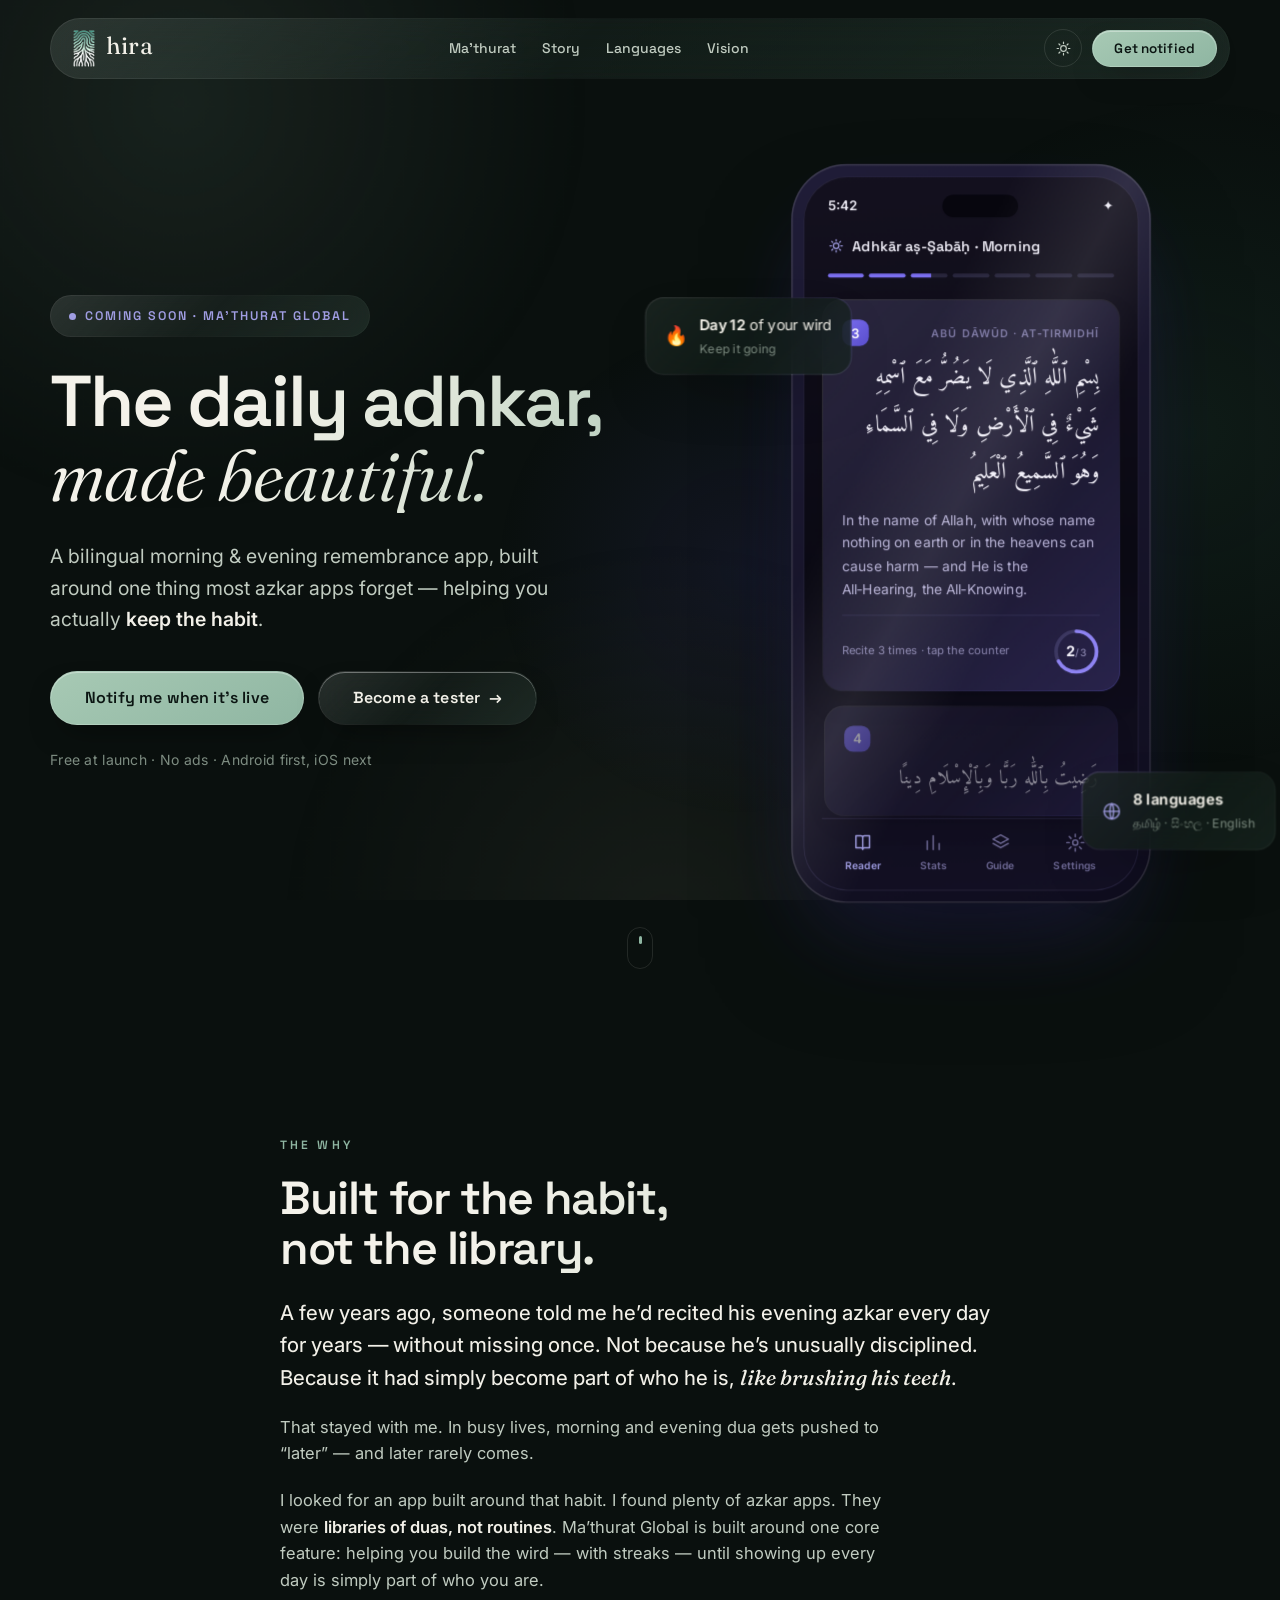
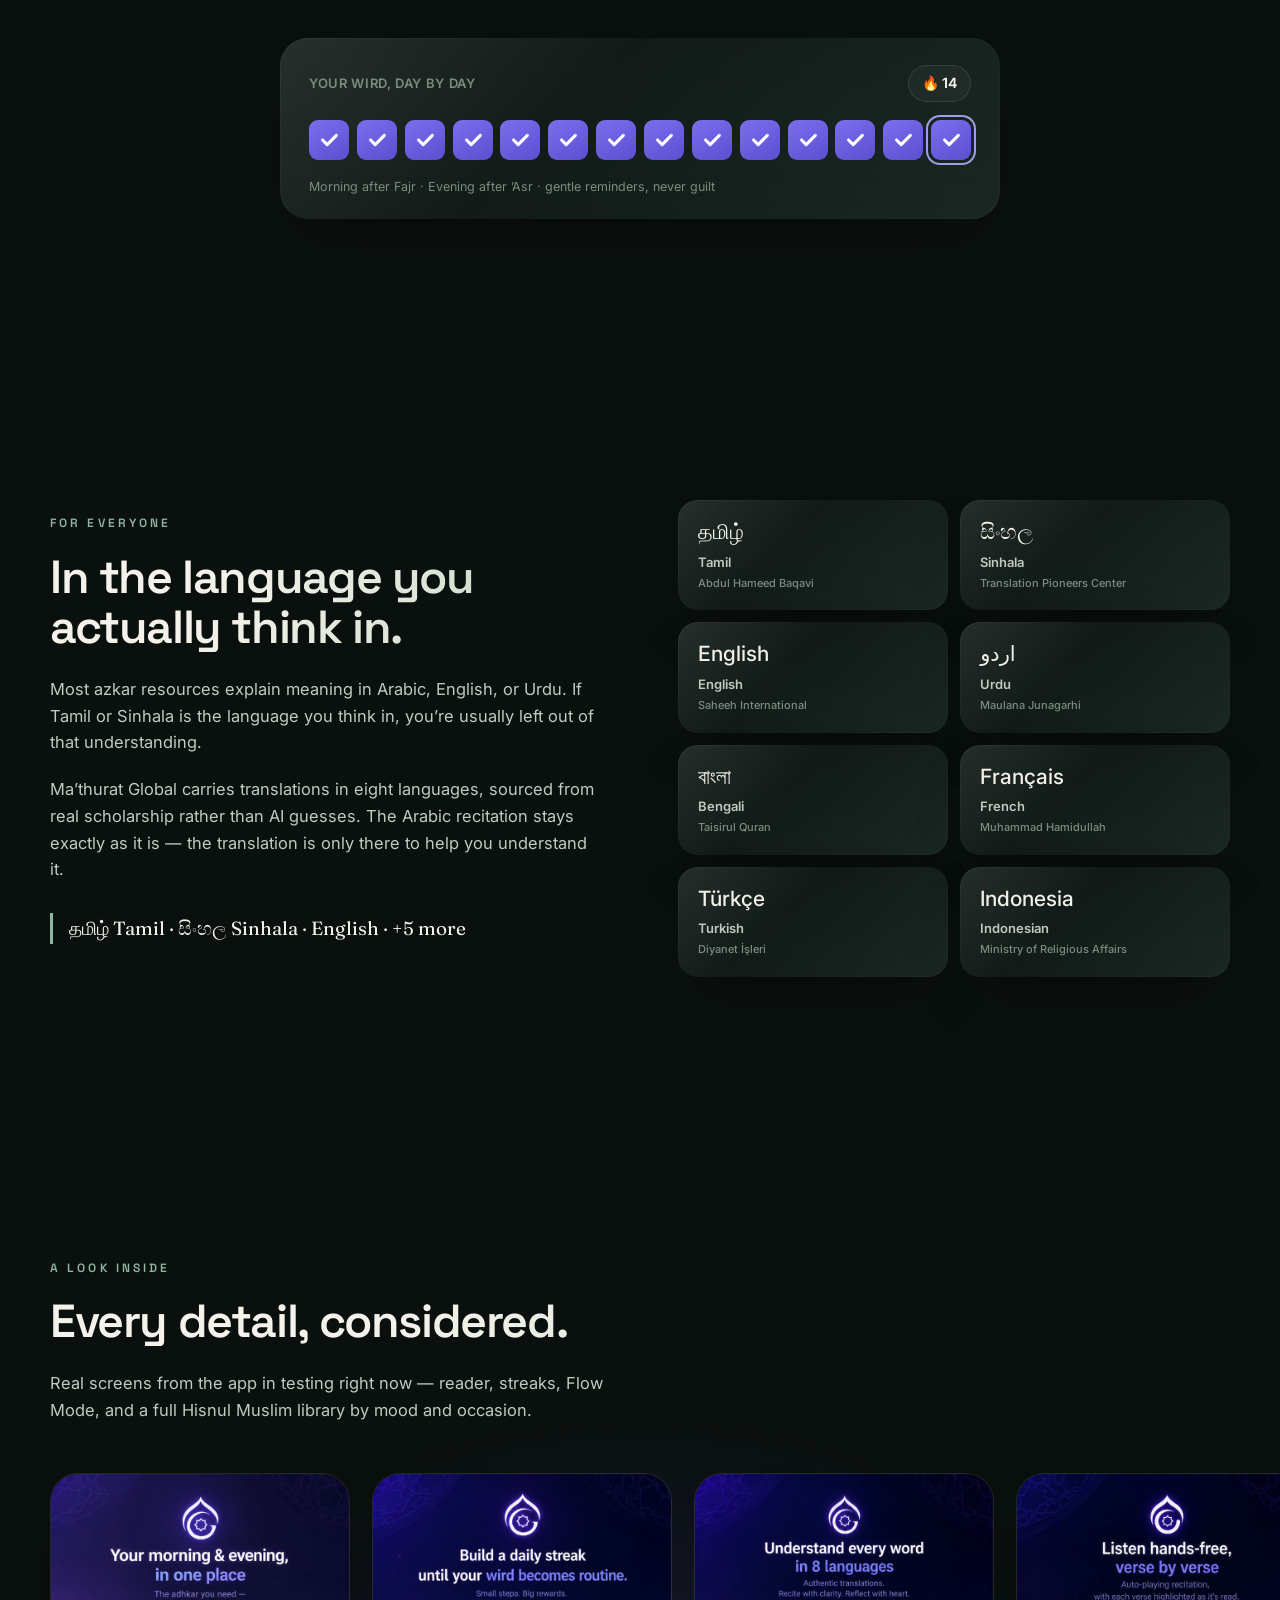
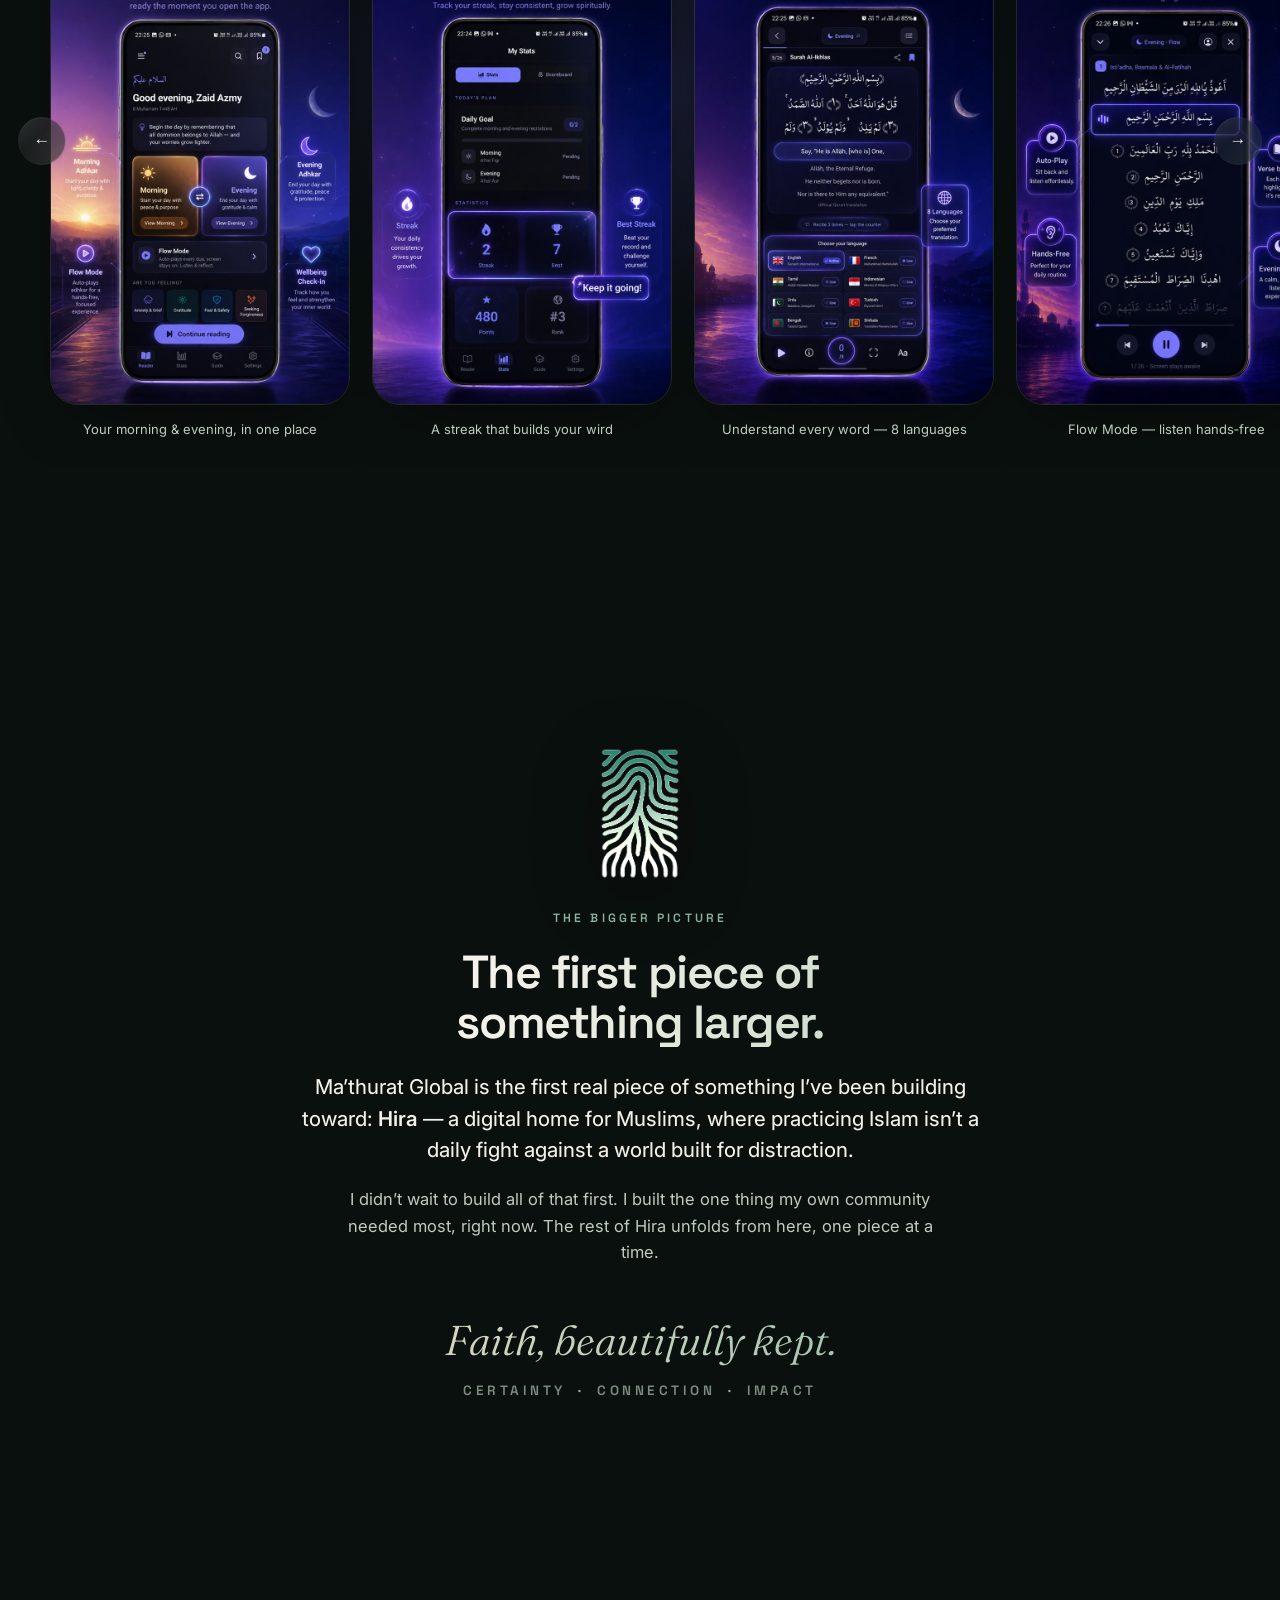
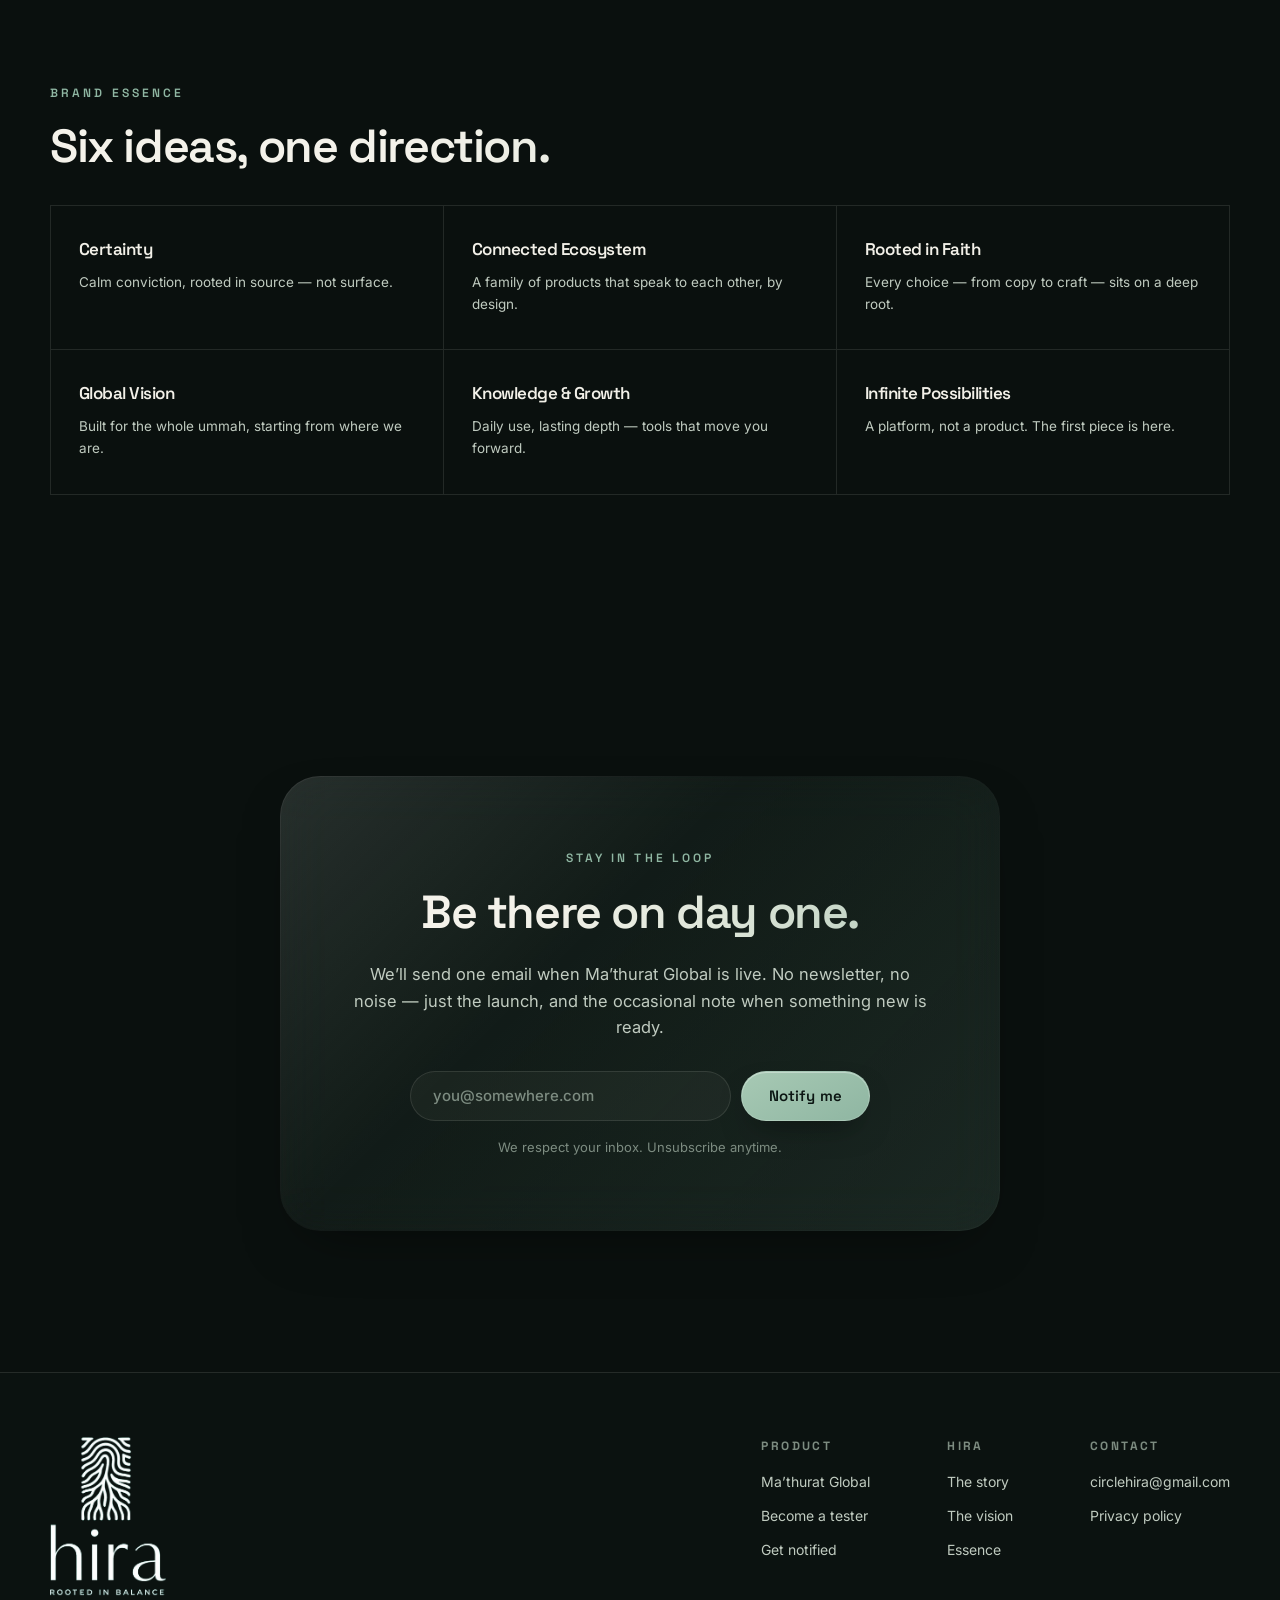
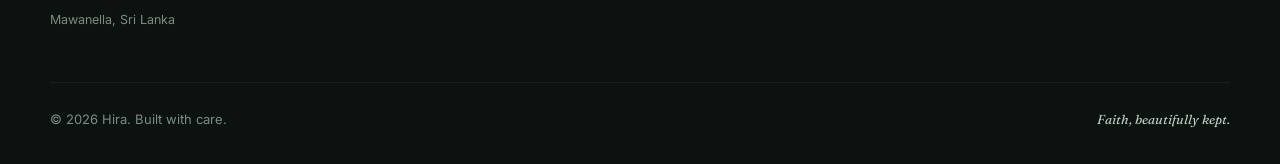
<file: index.html>
<!DOCTYPE html>
<html lang="en">
<head>
  <meta charset="UTF-8" />
  <meta name="viewport" content="width=device-width, initial-scale=1.0, viewport-fit=cover" />
  <meta name="google-site-verification" content="dkh8sPFNwBTs7D7CZ6h9KlYnoQaWZAbd0H6vgTv5i3A" />
  <title>Hira — The daily adhkar, made beautiful.</title>
  <meta name="description" content="Hira builds calm, beautiful tools for daily faith. First up: Ma'thurat Global — a free morning & evening adhkar (azkar) app with authentic translations in 8 languages including Tamil and Sinhala, streaks that build the habit, and hands-free audio." />
  <link rel="canonical" href="https://hiracircle.com/" />
  <meta name="robots" content="index, follow" />
  <meta name="application-name" content="Hira" />
  <meta name="apple-mobile-web-app-title" content="Hira" />

  <meta property="og:title" content="Hira — The daily adhkar, made beautiful." />
  <meta property="og:description" content="Ma'thurat Global: morning & evening adhkar with translations in 8 languages, streaks that build your wird, and audio that flows. Coming soon — free, no ads." />
  <meta property="og:type" content="website" />
  <meta property="og:site_name" content="Hira" />
  <meta property="og:url" content="https://hiracircle.com/" />
  <meta property="og:image" content="https://hiracircle.com/assets/og-image.jpg" />
  <meta name="twitter:card" content="summary_large_image" />
  <meta name="theme-color" content="#FBF9F4" media="(prefers-color-scheme: light)" />
  <meta name="theme-color" content="#0A1411" media="(prefers-color-scheme: dark)" />

  <link rel="icon" type="image/png" sizes="32x32" href="assets/favicon-32.png" />
  <link rel="icon" type="image/png" sizes="192x192" href="assets/favicon-192.png" />
  <link rel="apple-touch-icon" href="assets/apple-touch-icon.png" />

  <link rel="preconnect" href="https://fonts.googleapis.com" />
  <link rel="preconnect" href="https://fonts.gstatic.com" crossorigin />
  <link rel="stylesheet" href="https://fonts.googleapis.com/css2?family=Space+Grotesk:wght@400;500;600;700&family=Fraunces:ital,opsz,wght@0,9..144,300..600;1,9..144,300..600&family=Inter:wght@400;500;600&family=Amiri:wght@400;700&display=swap" />

  <script type="application/ld+json">
  {
    "@context": "https://schema.org",
    "@graph": [
      {
        "@type": "Organization",
        "@id": "https://hiracircle.com/#org",
        "name": "Hira",
        "url": "https://hiracircle.com/",
        "logo": "https://hiracircle.com/assets/favicon-512.png",
        "email": "circlehira@gmail.com",
        "slogan": "Faith, beautifully kept.",
        "description": "Hira is a digital home for Muslims — calm, beautifully crafted tools for daily faith. Its first product is Ma'thurat Global, a bilingual morning and evening adhkar app.",
        "address": { "@type": "PostalAddress", "addressLocality": "Mawanella", "addressCountry": "LK" }
      },
      {
        "@type": "WebSite",
        "@id": "https://hiracircle.com/#website",
        "url": "https://hiracircle.com/",
        "name": "Hira",
        "alternateName": ["Hira Circle", "hiracircle"],
        "publisher": { "@id": "https://hiracircle.com/#org" }
      },
      {
        "@type": "MobileApplication",
        "name": "Ma'thurat Global",
        "operatingSystem": "Android",
        "applicationCategory": "LifestyleApplication",
        "description": "Morning & evening adhkar (al-Ma'thurat) with authentic translations in 8 languages — Tamil, Sinhala, English, Urdu, French, Indonesian, Turkish, Bengali — plus streaks, gentle reminders and hands-free audio. Free, no ads.",
        "offers": { "@type": "Offer", "price": "0", "priceCurrency": "USD" },
        "publisher": { "@id": "https://hiracircle.com/#org" }
      }
    ]
  }
  </script>

  <link rel="stylesheet" href="site.css" />
  <script>
    /* Set theme before paint to avoid flash — dark-first */
    (function () {
      var t = null;
      try { t = localStorage.getItem('hira-theme'); } catch (e) {}
      if (t !== 'light' && t !== 'dark') t = 'dark';
      document.documentElement.setAttribute('data-theme', t);
    })();
  </script>
</head>
<body>

  <!-- Ambient background -->
  <div class="aurora" aria-hidden="true">
    <span class="blob b1"></span>
    <span class="blob b2"></span>
    <span class="blob b3"></span>
    <span class="blob b4"></span>
  </div>

  <!-- ── Nav ─────────────────────────────────────────────── -->
  <header class="nav" id="nav">
    <nav class="nav-inner" aria-label="Main">
      <a class="brand" href="#top" aria-label="Hira — home">
        <img class="brand-mark" src="assets/brand/mark-gradient.png" alt="" width="26" height="43" />
        <span class="brand-word">hira</span>
      </a>
      <div class="nav-links">
        <a href="#mathurat">Ma&rsquo;thurat</a>
        <a href="#story">Story</a>
        <a href="#languages">Languages</a>
        <a href="#hira">Vision</a>
      </div>
      <div class="nav-actions">
        <button class="theme-toggle" id="themeToggle" type="button" aria-label="Toggle dark mode">
          <svg class="ic-sun" viewBox="0 0 24 24" fill="none" stroke="currentColor" stroke-width="1.7" stroke-linecap="round"><circle cx="12" cy="12" r="4"/><path d="M12 3v2M12 19v2M3 12h2M19 12h2M5.6 5.6l1.4 1.4M17 17l1.4 1.4M5.6 18.4L7 17M17 7l1.4-1.4"/></svg>
          <svg class="ic-moon" viewBox="0 0 24 24" fill="none" stroke="currentColor" stroke-width="1.7" stroke-linecap="round" stroke-linejoin="round"><path d="M20.5 14.5A8.5 8.5 0 0 1 9.5 3.5a8.5 8.5 0 1 0 11 11z"/></svg>
        </button>
        <a class="btn btn-sm" href="#notify">Get notified</a>
      </div>
    </nav>
  </header>

  <main id="top">

    <!-- ── 1 · Hero ─────────────────────────────────────── -->
    <section class="hero" id="mathurat">
      <div class="container hero-grid">
        <div class="hero-copy" data-reveal>
          <p class="eyebrow"><span class="pulse-dot" aria-hidden="true"></span> Coming soon &middot; Ma&rsquo;thurat Global</p>
          <h1>The daily adhkar,<br /><em>made beautiful.</em></h1>
          <p class="hero-sub">
            A bilingual morning &amp; evening remembrance app, built around one thing
            most azkar apps forget — helping you actually <strong>keep the habit</strong>.
          </p>
          <div class="hero-ctas">
            <a class="btn btn-lg" href="#notify">Notify me when it&rsquo;s live</a>
            <a class="btn btn-ghost btn-lg" href="/testers">Become a tester <span class="arr" aria-hidden="true">&rarr;</span></a>
          </div>
          <p class="hero-fine">Free at launch &middot; No ads &middot; Android first, iOS next</p>
        </div>

        <div class="hero-stage" data-reveal data-reveal-delay="1">
          <div class="tilt" id="tilt">
            <div class="chip chip-tl glass" aria-hidden="true">
              <span class="chip-ic">🔥</span>
              <span><b>Day 12</b> of your wird<small>Keep it going</small></span>
            </div>

            <figure class="phone" aria-label="Ma'thurat Global app — morning adhkar reader">
              <div class="phone-screen">
                <div class="ph-status"><span>5:42</span><span class="ph-cam" aria-hidden="true"></span><span>✦</span></div>
                <div class="ph-head">
                  <div class="ph-session">
                    <span class="ph-sun" aria-hidden="true">
                      <svg viewBox="0 0 24 24" fill="none" stroke="currentColor" stroke-width="1.8" stroke-linecap="round"><circle cx="12" cy="12" r="4"/><path d="M12 3v2M12 19v2M3 12h2M19 12h2M5.6 5.6l1.4 1.4M17 17l1.4 1.4M5.6 18.4L7 17M17 7l1.4-1.4"/></svg>
                    </span>
                    Adhk&#257;r a&#7779;-&#7778;ab&#257;&#7717; &middot; Morning
                  </div>
                  <div class="ph-progress" aria-hidden="true">
                    <i class="on"></i><i class="on"></i><i class="on half"></i><i></i><i></i><i></i><i></i>
                  </div>
                </div>

                <div class="dhikr">
                  <div class="dhikr-top"><span class="dhikr-num">3</span><span class="dhikr-src">Ab&#363; D&#257;w&#363;d &middot; at-Tirmidh&#299;</span></div>
                  <p class="dhikr-ar" lang="ar" dir="rtl">بِسْمِ ٱللَّٰهِ ٱلَّذِي لَا يَضُرُّ مَعَ ٱسْمِهِ شَيْءٌ فِي ٱلْأَرْضِ وَلَا فِي ٱلسَّمَاءِ وَهُوَ ٱلسَّمِيعُ ٱلْعَلِيمُ</p>
                  <p class="dhikr-tr">In the name of Allah, with whose name nothing on earth or in the heavens can cause harm — and He is the All&#8209;Hearing, the All&#8209;Knowing.</p>
                  <div class="dhikr-foot">
                    <span class="dhikr-hint">Recite 3 times &middot; tap the counter</span>
                    <span class="dhikr-count"><svg viewBox="0 0 36 36" aria-hidden="true"><circle class="ring-bg" cx="18" cy="18" r="15.5"/><circle class="ring-fg" cx="18" cy="18" r="15.5"/></svg><b>2<small>/3</small></b></span>
                  </div>
                </div>

                <div class="dhikr dhikr-next" aria-hidden="true">
                  <div class="dhikr-top"><span class="dhikr-num">4</span></div>
                  <p class="dhikr-ar" lang="ar" dir="rtl">رَضِيتُ بِٱللَّٰهِ رَبًّا وَبِٱلْإِسْلَامِ دِينًا</p>
                </div>

                <div class="ph-tabs" aria-hidden="true">
                  <span class="tab on"><svg viewBox="0 0 24 24" fill="none" stroke="currentColor" stroke-width="1.7" stroke-linecap="round" stroke-linejoin="round"><path d="M4 4h6a2 2 0 012 2v14a2 2 0 00-2-2H4V4zM20 4h-6a2 2 0 00-2 2v14a2 2 0 012-2h6V4z"/></svg>Reader</span>
                  <span class="tab"><svg viewBox="0 0 24 24" fill="none" stroke="currentColor" stroke-width="1.7" stroke-linecap="round"><path d="M5 20V10M12 20V4M19 20v-7"/></svg>Stats</span>
                  <span class="tab"><svg viewBox="0 0 24 24" fill="none" stroke="currentColor" stroke-width="1.7" stroke-linecap="round" stroke-linejoin="round"><path d="M12 3l9 5-9 5-9-5 9-5zM3 13l9 5 9-5"/></svg>Guide</span>
                  <span class="tab"><svg viewBox="0 0 24 24" fill="none" stroke="currentColor" stroke-width="1.7" stroke-linecap="round"><circle cx="12" cy="12" r="3"/><path d="M12 2v3M12 19v3M2 12h3M19 12h3M4.9 4.9l2.1 2.1M17 17l2.1 2.1M4.9 19.1L7 17M17 7l2.1-2.1"/></svg>Settings</span>
                </div>
              </div>
              <span class="phone-sheen" aria-hidden="true"></span>
            </figure>

            <div class="chip chip-br glass" aria-hidden="true">
              <span class="chip-ic">
                <svg viewBox="0 0 24 24" fill="none" stroke="currentColor" stroke-width="1.6" stroke-linecap="round"><circle cx="12" cy="12" r="9"/><path d="M3 12h18M12 3c2.8 3 2.8 15 0 18M12 3c-2.8 3-2.8 15 0 18"/></svg>
              </span>
              <span><b>8 languages</b><small>&#2980;&#2990;&#3007;&#2996;&#3021; &middot; &#3523;&#3538;&#3458;&#3524;&#3517; &middot; English</small></span>
            </div>
          </div>
        </div>
      </div>
      <a class="scroll-cue" href="#story" aria-label="Scroll to story"><span></span></a>
    </section>

    <!-- ── 2 · Story ────────────────────────────────────── -->
    <section class="section story" id="story">
      <div class="container narrow">
        <p class="kicker" data-reveal>The why</p>
        <h2 data-reveal>Built for the habit,<br />not the library.</h2>
        <div class="prose" data-reveal data-reveal-delay="1">
          <p class="lede">
            A few years ago, someone told me he&rsquo;d recited his evening azkar every day
            for years — without missing once. Not because he&rsquo;s unusually disciplined.
            Because it had simply become part of who he is, <em>like brushing his teeth</em>.
          </p>
          <p>
            That stayed with me. In busy lives, morning and evening dua gets pushed to
            &ldquo;later&rdquo; — and later rarely comes.
          </p>
          <p>
            I looked for an app built around that habit. I found plenty of azkar apps.
            They were <strong>libraries of duas, not routines</strong>. Ma&rsquo;thurat Global is built
            around one core feature: helping you build the wird — with streaks — until
            showing up every day is simply part of who you are.
          </p>
        </div>

        <div class="wird-card glass" data-reveal data-reveal-delay="2" role="img" aria-label="A two-week wird streak, day by day">
          <div class="wird-head">
            <span class="wird-title">Your wird, day by day</span>
            <span class="wird-flame">🔥 14</span>
          </div>
          <div class="wird-grid" id="wirdGrid" aria-hidden="true">
            <i></i><i></i><i></i><i></i><i></i><i></i><i></i>
            <i></i><i></i><i></i><i></i><i></i><i></i><i class="today"></i>
          </div>
          <p class="wird-fine">Morning after Fajr &middot; Evening after &rsquo;Asr &middot; gentle reminders, never guilt</p>
        </div>
      </div>
    </section>

    <!-- ── 3 · Languages ────────────────────────────────── -->
    <section class="section langs" id="languages">
      <div class="container lang-grid">
        <div class="lang-copy">
          <p class="kicker" data-reveal>For everyone</p>
          <h2 data-reveal>In the language you<br />actually think in.</h2>
          <div class="prose" data-reveal data-reveal-delay="1">
            <p>
              Most azkar resources explain meaning in Arabic, English, or Urdu. If Tamil
              or Sinhala is the language you think in, you&rsquo;re usually left out of that
              understanding.
            </p>
            <p>
              Ma&rsquo;thurat Global carries translations in eight languages, sourced from
              real scholarship rather than AI guesses. The Arabic recitation stays exactly
              as it is — the translation is only there to help you understand it.
            </p>
          </div>
          <p class="lang-tagline" data-reveal data-reveal-delay="2">&#2980;&#2990;&#3007;&#2996;&#3021; Tamil &middot; &#3523;&#3538;&#3458;&#3524;&#3517; Sinhala &middot; English &middot; +5 more</p>
        </div>

        <ul class="lang-list" data-reveal data-reveal-delay="1">
          <li class="glass"><span class="lg-native" lang="ta">&#2980;&#2990;&#3007;&#2996;&#3021;</span><span class="lg-en">Tamil<small>Abdul Hameed Baqavi</small></span></li>
          <li class="glass"><span class="lg-native" lang="si">&#3523;&#3538;&#3458;&#3524;&#3517;</span><span class="lg-en">Sinhala<small>Translation Pioneers Center</small></span></li>
          <li class="glass"><span class="lg-native">English</span><span class="lg-en">English<small>Saheeh International</small></span></li>
          <li class="glass"><span class="lg-native" lang="ur" dir="rtl">&#1575;&#1585;&#1583;&#1608;</span><span class="lg-en">Urdu<small>Maulana Junagarhi</small></span></li>
          <li class="glass"><span class="lg-native" lang="bn">&#2476;&#2494;&#2434;&#2482;&#2494;</span><span class="lg-en">Bengali<small>Taisirul Quran</small></span></li>
          <li class="glass"><span class="lg-native" lang="fr">Fran&ccedil;ais</span><span class="lg-en">French<small>Muhammad Hamidullah</small></span></li>
          <li class="glass"><span class="lg-native" lang="tr">T&uuml;rk&ccedil;e</span><span class="lg-en">Turkish<small>Diyanet &#304;&#351;leri</small></span></li>
          <li class="glass"><span class="lg-native" lang="id">Indonesia</span><span class="lg-en">Indonesian<small>Ministry of Religious Affairs</small></span></li>
        </ul>
      </div>
    </section>

    <!-- ── 3b · A look inside ───────────────────────────── -->
    <section class="section inside" id="inside">
      <div class="container">
        <p class="kicker" data-reveal>A look inside</p>
        <h2 data-reveal>Every detail, considered.</h2>
        <p class="section-sub" data-reveal data-reveal-delay="1">
          Real screens from the app in testing right now — reader, streaks, Flow Mode,
          and a full Hisnul Muslim library by mood and occasion.
        </p>
      </div>
      <div class="gallery-wrap" data-reveal data-reveal-delay="1">
        <button class="gal-btn gal-prev glass" id="galPrev" type="button" aria-label="Previous screenshots">&larr;</button>
        <div class="gallery" id="gallery" tabindex="0" aria-label="App screenshots, scroll horizontally">
          <figure><img src="assets/app/shot-1.jpg" alt="Ma'thurat Global home screen — morning and evening sessions in one place" loading="lazy" width="720" height="1280" /><figcaption>Your morning &amp; evening, in one place</figcaption></figure>
          <figure><img src="assets/app/shot-2.jpg" alt="Stats screen — daily goal, streak and points" loading="lazy" width="720" height="1280" /><figcaption>A streak that builds your wird</figcaption></figure>
          <figure><img src="assets/app/shot-3.jpg" alt="Reader with Arabic and translation in eight languages" loading="lazy" width="720" height="1280" /><figcaption>Understand every word — 8 languages</figcaption></figure>
          <figure><img src="assets/app/shot-4.jpg" alt="Flow Mode — hands-free recitation, verse by verse" loading="lazy" width="720" height="1280" /><figcaption>Flow Mode — listen hands&#8209;free</figcaption></figure>
          <figure><img src="assets/app/shot-5.jpg" alt="Hisnul Muslim duas organised by mood and occasion" loading="lazy" width="720" height="1280" /><figcaption>A dua for every moment</figcaption></figure>
          <figure><img src="assets/app/shot-6.jpg" alt="Settings — light and dark themes, accent colours and fonts" loading="lazy" width="720" height="1280" /><figcaption>Light &amp; dark &middot; made to feel like yours</figcaption></figure>
        </div>
        <button class="gal-btn gal-next glass" id="galNext" type="button" aria-label="Next screenshots">&rarr;</button>
      </div>
    </section>

    <!-- ── 4 · The bigger picture ───────────────────────── -->
    <section class="section vision" id="hira">
      <div class="container narrow center">
        <img class="vision-mark" src="assets/brand/mark-gradient.png" alt="" width="86" height="141" data-reveal />
        <p class="kicker" data-reveal>The bigger picture</p>
        <h2 data-reveal>The first piece of<br />something larger.</h2>
        <div class="prose center" data-reveal data-reveal-delay="1">
          <p class="lede">
            Ma&rsquo;thurat Global is the first real piece of something I&rsquo;ve been building
            toward: <strong>Hira</strong> — a digital home for Muslims, where practicing Islam
            isn&rsquo;t a daily fight against a world built for distraction.
          </p>
          <p>
            I didn&rsquo;t wait to build all of that first. I built the one thing my own
            community needed most, right now. The rest of Hira unfolds from here,
            one piece at a time.
          </p>
        </div>
        <p class="slogan" data-reveal data-reveal-delay="2">Faith, beautifully kept.</p>
        <p class="triad" data-reveal data-reveal-delay="2">Certainty <span>&middot;</span> Connection <span>&middot;</span> Impact</p>
      </div>
    </section>

    <!-- ── 5 · Essence ──────────────────────────────────── -->
    <section class="section essence" id="essence">
      <div class="container">
        <p class="kicker" data-reveal>Brand essence</p>
        <h2 data-reveal>Six ideas, one direction.</h2>
        <ul class="essence-grid" data-reveal data-reveal-delay="1">
          <li><h3>Certainty</h3><p>Calm conviction, rooted in source — not surface.</p></li>
          <li><h3>Connected Ecosystem</h3><p>A family of products that speak to each other, by design.</p></li>
          <li><h3>Rooted in Faith</h3><p>Every choice — from copy to craft — sits on a deep root.</p></li>
          <li><h3>Global Vision</h3><p>Built for the whole ummah, starting from where we are.</p></li>
          <li><h3>Knowledge &amp; Growth</h3><p>Daily use, lasting depth — tools that move you forward.</p></li>
          <li><h3>Infinite Possibilities</h3><p>A platform, not a product. The first piece is here.</p></li>
        </ul>
      </div>
    </section>

    <!-- ── 6 · Email capture ────────────────────────────── -->
    <section class="section subscribe" id="notify">
      <div class="container narrow center">
        <div class="sub-card glass" data-reveal>
          <p class="kicker">Stay in the loop</p>
          <h2>Be there on day one.</h2>
          <p class="section-sub">
            We&rsquo;ll send one email when Ma&rsquo;thurat Global is live. No newsletter, no
            noise — just the launch, and the occasional note when something new is ready.
          </p>

          <form class="email-form" name="notify" method="POST" action="/" data-netlify="true" netlify-honeypot="company" id="notifyForm">
            <input type="hidden" name="form-name" value="notify" />
            <p class="hp" aria-hidden="true"><label>Company <input name="company" tabindex="-1" autocomplete="off" /></label></p>
            <div class="email-row">
              <input type="email" name="email" placeholder="you@somewhere.com" required autocomplete="email" aria-label="Email address" />
              <button class="btn" type="submit">Notify me</button>
            </div>
            <p class="form-fine" id="notifyFine">We respect your inbox. Unsubscribe anytime.</p>
          </form>

          <div class="form-success" id="notifySuccess" hidden>
            <span class="success-ic" aria-hidden="true"><svg viewBox="0 0 24 24" fill="none" stroke="currentColor" stroke-width="2.2" stroke-linecap="round" stroke-linejoin="round"><path d="M5 12l5 5L20 7"/></svg></span>
            <h3>You&rsquo;re on the list.</h3>
            <p>One email, when it&rsquo;s live. Until then — sal&#257;m, and quiet seasons.</p>
          </div>
        </div>
      </div>
    </section>
  </main>

  <!-- ── Footer ─────────────────────────────────────────── -->
  <footer class="footer">
    <div class="container">
      <div class="footer-grid">
        <div class="footer-brand">
          <img class="footer-lockup lockup-light" src="assets/brand/lockup-green.png" alt="Hira — rooted in balance" width="132" height="180" />
          <img class="footer-lockup lockup-dark" src="assets/brand/lockup-white.png" alt="Hira — rooted in balance" width="132" height="180" />
          <small>Mawanella, Sri Lanka</small>
        </div>
        <nav class="footer-cols" aria-label="Footer">
          <div class="footer-col">
            <strong>Product</strong>
            <a href="#mathurat">Ma&rsquo;thurat Global</a>
            <a href="/testers">Become a tester</a>
            <a href="#notify">Get notified</a>
          </div>
          <div class="footer-col">
            <strong>Hira</strong>
            <a href="#story">The story</a>
            <a href="#hira">The vision</a>
            <a href="#essence">Essence</a>
          </div>
          <div class="footer-col">
            <strong>Contact</strong>
            <a href="mailto:circlehira@gmail.com">circlehira@gmail.com</a>
            <a href="https://reliable-creponne-d6b6de.netlify.app/" rel="noopener">Privacy policy</a>
          </div>
        </nav>
      </div>
      <div class="footer-base">
        <span>&copy; <span id="year">2026</span> Hira. Built with care.</span>
        <span class="footer-slogan">Faith, beautifully kept.</span>
      </div>
    </div>
  </footer>

  <script src="site.js" defer></script>
</body>
</html>
</file>
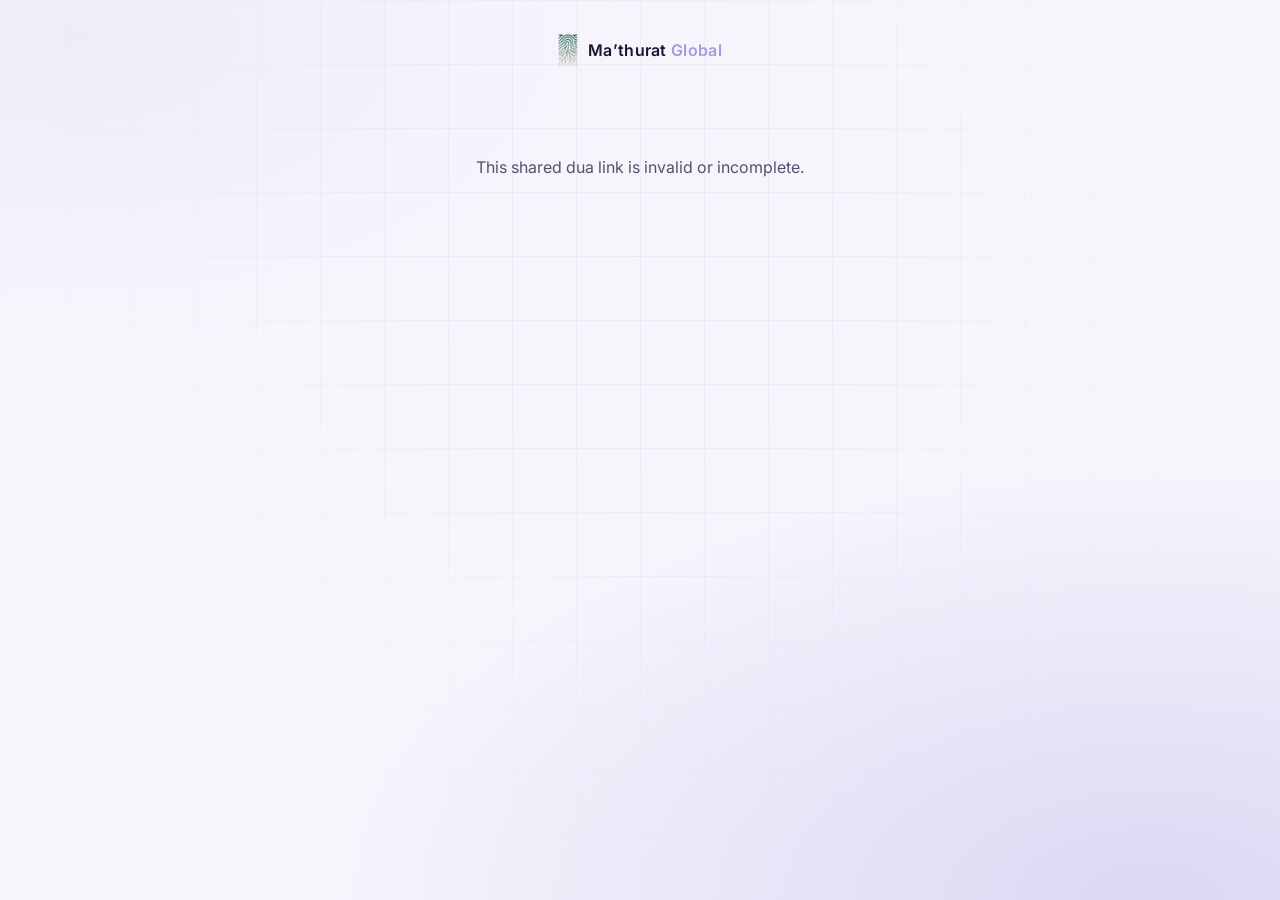
<file: dua.html>
<!DOCTYPE html>
<html lang="en" data-theme="dark">
<head>
<meta charset="utf-8" />
<meta name="viewport" content="width=device-width, initial-scale=1, viewport-fit=cover" />
<title>A shared dua · Ma'thurat Global</title>
<meta name="description" content="A dua shared with you via Ma'thurat Global — read it here or open it in the app." />

<!-- Rich preview in chat apps -->
<meta property="og:title" content="A dua shared with you" />
<meta property="og:description" content="Read it here, or open it in Ma'thurat Global." />
<meta property="og:type" content="website" />
<meta property="og:site_name" content="Hira" />
<meta name="theme-color" content="#0D0B1C" />

<link rel="icon" type="image/png" sizes="32x32" href="assets/favicon-32.png" />
<link rel="apple-touch-icon" href="assets/apple-touch-icon.png" />

<link rel="preconnect" href="https://fonts.googleapis.com" />
<link rel="preconnect" href="https://fonts.gstatic.com" crossorigin />
<link rel="stylesheet"
      href="https://fonts.googleapis.com/css2?family=Inter:wght@400;500;600&family=Amiri:wght@400;700&display=swap" />

<style>
  :root {
    --bg: #0D0B1C; --bg-soft: #12101F; --bg-elev: #181530;
    --ink: #EFEDF7; --ink-mute: #A6A1C4; --ink-dim: #6F6A96;
    --line: rgba(160,157,226,0.16); --line-soft: rgba(160,157,226,0.07);
    --violet-100: #E9E6FA; --violet-300: #C7C2F0; --violet-400: #A09DE2;
    --violet-500: #7B6FF0; --violet-600: #5B4FCF;
    --grad: linear-gradient(135deg, #5B4FCF 0%, #7B6FF0 55%, #A09DE2 100%);
    --radius: 14px; --radius-lg: 22px;
    --shadow-glow: 0 30px 80px -20px rgba(91,79,207,0.45);
  }
  @media (prefers-color-scheme: light) {
    :root {
      --bg: #F7F5FC; --bg-soft: #FFFFFF; --bg-elev: #FFFFFF;
      --ink: #191533; --ink-mute: #55506E; --ink-dim: #8A85A8;
      --line: rgba(91,79,207,0.14); --line-soft: rgba(91,79,207,0.07);
      --shadow-glow: 0 30px 80px -20px rgba(91,79,207,0.22);
    }
  }
  * { box-sizing: border-box; -webkit-tap-highlight-color: transparent; }
  html, body { margin: 0; min-height: 100%; }
  body {
    font-family: 'Inter', system-ui, -apple-system, Segoe UI, Roboto, sans-serif;
    color: var(--ink);
    background:
      radial-gradient(120% 90% at 90% 100%, rgba(91,79,207,0.18) 0%, transparent 55%),
      radial-gradient(90% 70% at 6% 4%, rgba(160,157,226,0.10) 0%, transparent 50%),
      var(--bg);
    background-attachment: fixed;
    display: flex; flex-direction: column; align-items: center;
    padding: 28px 18px 44px; line-height: 1.5;
  }
  /* faint grid, like the main site */
  body::before {
    content: ""; position: fixed; inset: 0; z-index: -1; pointer-events: none;
    background-image:
      linear-gradient(var(--line-soft) 1px, transparent 1px),
      linear-gradient(90deg, var(--line-soft) 1px, transparent 1px);
    background-size: 64px 64px;
    mask-image: radial-gradient(circle at 50% 30%, #000 0%, transparent 75%);
  }
  .brand { display: flex; align-items: center; gap: 10px; margin: 6px 0 24px; }
  .brand img { width: 20px; height: auto; }
  .brand .word { font-weight: 600; font-size: 16px; letter-spacing: 0.3px; }
  .brand .word span { color: var(--violet-400); }
  .banner {
    display: flex; align-items: center; gap: 9px; width: 100%; max-width: 520px;
    background: rgba(123,111,240,0.10); border: 1px solid var(--line);
    border-radius: var(--radius); padding: 11px 14px; margin-bottom: 14px;
    font-size: 13.5px; color: var(--ink-mute);
  }
  .card {
    width: 100%; max-width: 520px; background: color-mix(in oklab, var(--bg-elev) 70%, transparent);
    border: 1px solid var(--line); border-radius: var(--radius-lg);
    padding: 28px 22px; text-align: center; box-shadow: var(--shadow-glow);
    backdrop-filter: blur(8px);
  }
  .label { font-size: 13px; font-weight: 500; color: var(--ink-mute); margin: 0 0 16px; }
  .arabic { font-family: 'Amiri', serif; direction: rtl; font-size: 31px; line-height: 1.95; margin: 4px 0 16px; color: var(--ink); }
  .translit { font-style: italic; font-size: 14px; color: var(--ink-mute); margin: 0 0 12px; }
  .trans { background: rgba(123,111,240,0.09); border-radius: var(--radius); padding: 14px; font-size: 14.5px; line-height: 1.7; margin: 6px 0; color: var(--ink); }
  .ref { font-size: 12px; color: var(--ink-dim); margin-top: 12px; }
  .actions { width: 100%; max-width: 520px; margin-top: 18px; display: flex; flex-direction: column; gap: 12px; align-items: center; }
  .btn {
    display: flex; align-items: center; justify-content: center; gap: 8px; width: 100%;
    text-decoration: none; font-weight: 600; font-size: 15px; padding: 15px 20px;
    border-radius: 16px; border: none; cursor: pointer; color: #fff;
    background: var(--grad); box-shadow: 0 12px 30px -10px rgba(91,79,207,0.5);
  }
  .muted { font-size: 13px; color: var(--ink-mute); text-decoration: none; }
  .muted:hover { color: var(--violet-300); }
  .empty { text-align: center; color: var(--ink-mute); max-width: 380px; margin-top: 64px; }
  .foot { margin-top: 28px; font-size: 11.5px; color: var(--ink-dim); }
  .foot a { color: var(--ink-mute); text-decoration: none; }
</style>
</head>
<body>
  <a class="brand" href="/" style="text-decoration:none;color:inherit;">
    <img src="assets/brand/mark-gradient.png" alt="" width="20" height="33" />
    <span class="word">Ma&rsquo;thurat <span>Global</span></span>
  </a>

  <div id="root"></div>

  <script>
    // The Masoorat app registers the `masoorat://` scheme and routes
    // `receive?d=<payload>` to its "Shared With You" screen
    // (see src/utils/duaLink.ts / app/receive.tsx in the app repo).
    var APP_SCHEME = 'masoorat://receive';
    var LEARN_MORE = 'https://hiracircle.com/#mathurat';

    function getRawParam(name) {
      var m = location.search.match(new RegExp('[?&]' + name + '=([^&]*)'));
      return m ? m[1] : null;
    }
    function esc(s) {
      return String(s == null ? '' : s)
        .replace(/&/g, '&amp;').replace(/</g, '&lt;').replace(/>/g, '&gt;');
    }

    var raw = getRawParam('d');
    var payload = null;
    if (raw) { try { payload = JSON.parse(decodeURIComponent(raw)); } catch (e) { payload = null; } }

    var root = document.getElementById('root');

    if (!payload || typeof payload.t !== 'string' || typeof payload.a !== 'string') {
      root.innerHTML = '<p class="empty">This shared dua link is invalid or incomplete.</p>';
    } else {
      var appUrl = APP_SCHEME + '?d=' + raw; // reuse the already-encoded payload
      root.innerHTML = ''
        + '<div class="banner">🎁 Someone shared this dua with you.</div>'
        + '<div class="card">'
        +   '<p class="label">' + esc(payload.t) + '</p>'
        +   '<div class="arabic">' + esc(payload.a) + '</div>'
        +   (payload.l ? '<p class="translit">' + esc(payload.l) + '</p>' : '')
        +   (payload.x ? '<div class="trans">' + esc(payload.x) + '</div>' : '')
        +   (payload.r ? '<p class="ref">— ' + esc(payload.r) + '</p>' : '')
        + '</div>'
        + '<div class="actions">'
        +   '<a class="btn" href="' + esc(appUrl) + '">Open in Ma\'thurat Global</a>'
        +   '<a class="muted" href="' + LEARN_MORE + '">Don\'t have the app? Learn more →</a>'
        + '</div>'
        + '<div class="foot">Open this link on your phone to save the dua to your collection · '
        +   '<a href="https://hiracircle.com">Hira</a></div>';
    }
  </script>
</body>
</html>
</file>
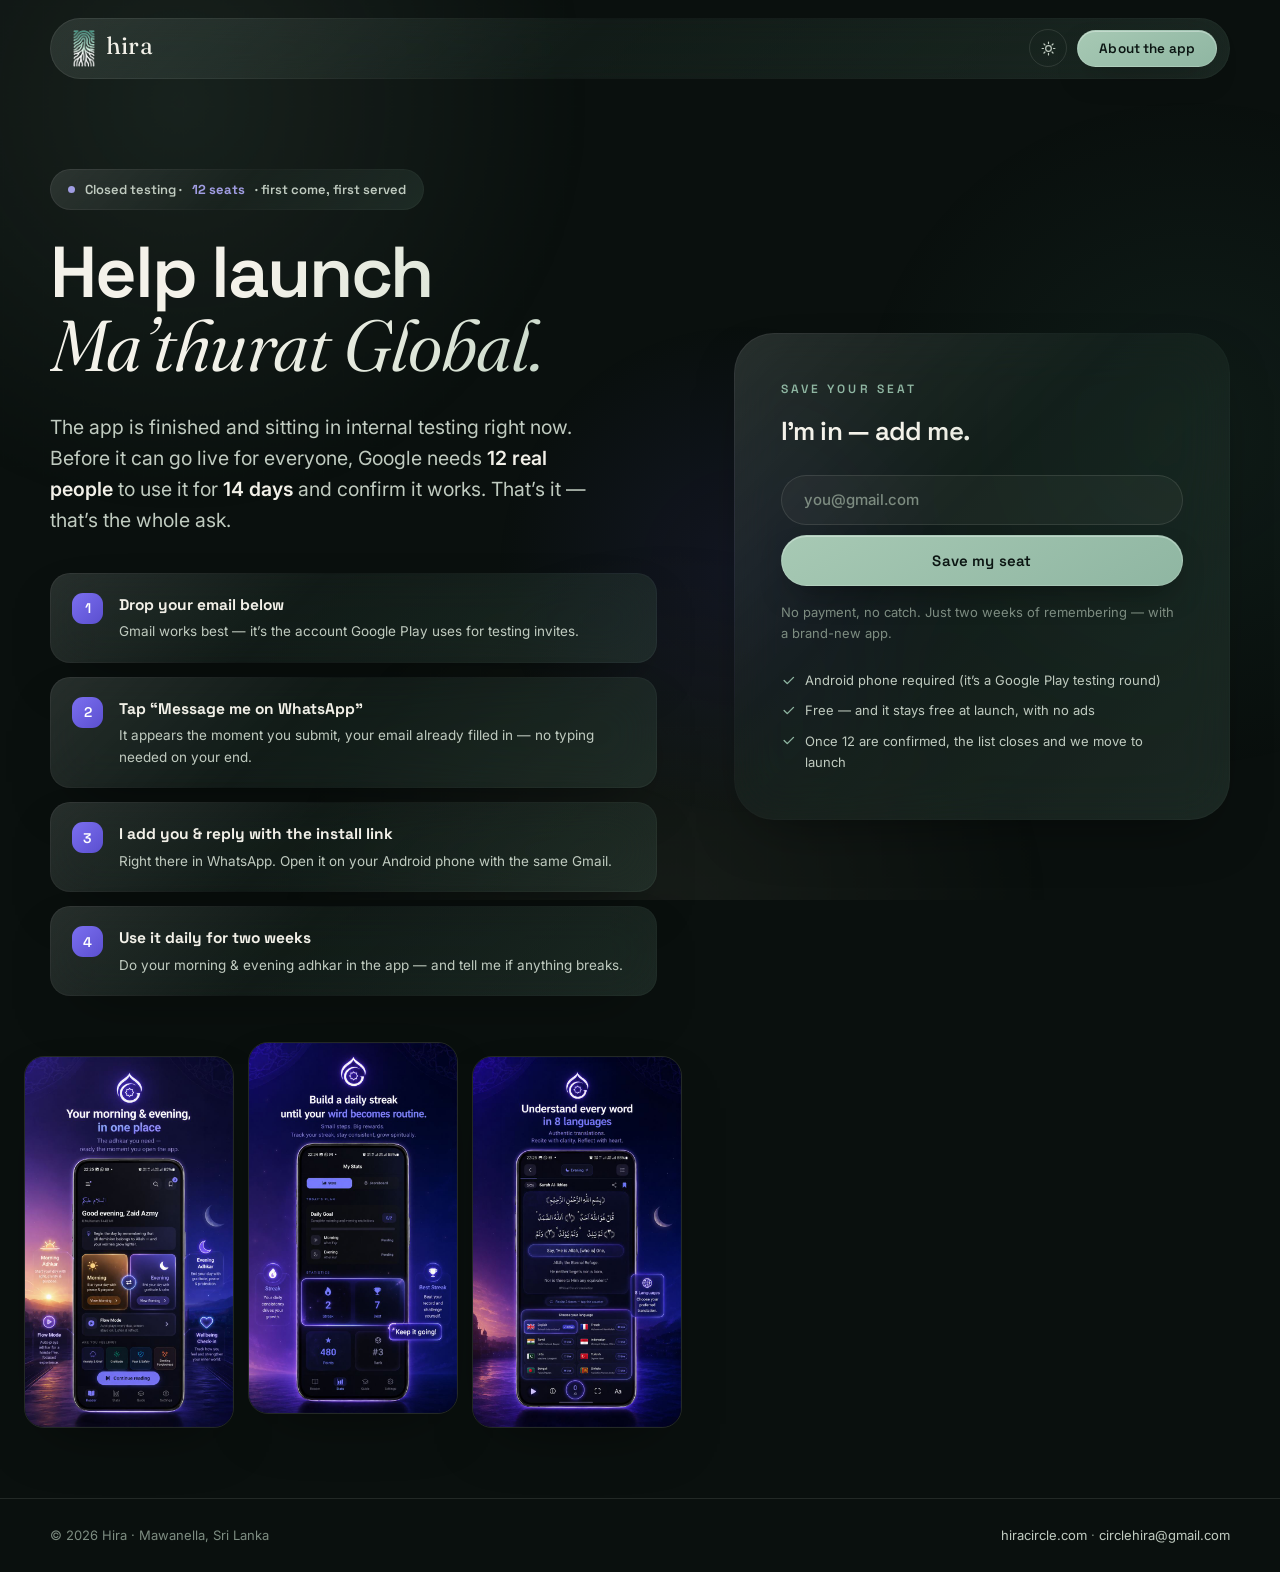
<file: testers.html>
<!DOCTYPE html>
<html lang="en">
<head>
  <meta charset="UTF-8" />
  <meta name="viewport" content="width=device-width, initial-scale=1.0, viewport-fit=cover" />
  <title>Become a tester — Ma'thurat Global</title>
  <meta name="description" content="Ma'thurat Global is finished and in internal testing. Google needs 12 real people to use it for 14 days before launch. No payment, no catch — drop your email, message me on WhatsApp, and help ship it." />
  <link rel="canonical" href="https://hiracircle.com/testers" />

  <meta property="og:title" content="Help launch Ma'thurat Global — 12 tester seats" />
  <meta property="og:description" content="Open the app daily for two weeks, do your morning & evening adhkar in it, and tell me if anything breaks. That's the whole ask." />
  <meta property="og:type" content="website" />
  <meta property="og:site_name" content="Hira" />
  <meta property="og:url" content="https://hiracircle.com/testers" />
  <meta property="og:image" content="https://hiracircle.com/assets/og-image.jpg" />
  <meta name="twitter:card" content="summary_large_image" />
  <meta name="theme-color" content="#FBF9F4" media="(prefers-color-scheme: light)" />
  <meta name="theme-color" content="#0A1411" media="(prefers-color-scheme: dark)" />

  <link rel="icon" type="image/png" sizes="32x32" href="assets/favicon-32.png" />
  <link rel="icon" type="image/png" sizes="192x192" href="assets/favicon-192.png" />
  <link rel="apple-touch-icon" href="assets/apple-touch-icon.png" />

  <link rel="preconnect" href="https://fonts.googleapis.com" />
  <link rel="preconnect" href="https://fonts.gstatic.com" crossorigin />
  <link rel="stylesheet" href="https://fonts.googleapis.com/css2?family=Space+Grotesk:wght@400;500;600;700&family=Fraunces:ital,opsz,wght@0,9..144,300..600;1,9..144,300..600&family=Inter:wght@400;500;600&family=Amiri:wght@400;700&display=swap" />

  <link rel="stylesheet" href="site.css" />
  <script>
    (function () {
      var t = null;
      try { t = localStorage.getItem('hira-theme'); } catch (e) {}
      if (t !== 'light' && t !== 'dark') t = 'dark';
      document.documentElement.setAttribute('data-theme', t);
    })();
  </script>
</head>
<body class="testers-page">

  <div class="aurora" aria-hidden="true">
    <span class="blob b1"></span>
    <span class="blob b2"></span>
    <span class="blob b3"></span>
    <span class="blob b4"></span>
  </div>

  <header class="nav" id="nav">
    <nav class="nav-inner" aria-label="Main">
      <a class="brand" href="/" aria-label="Hira — home">
        <img class="brand-mark" src="assets/brand/mark-gradient.png" alt="" width="26" height="43" />
        <span class="brand-word">hira</span>
      </a>
      <div class="nav-actions">
        <button class="theme-toggle" id="themeToggle" type="button" aria-label="Toggle dark mode">
          <svg class="ic-sun" viewBox="0 0 24 24" fill="none" stroke="currentColor" stroke-width="1.7" stroke-linecap="round"><circle cx="12" cy="12" r="4"/><path d="M12 3v2M12 19v2M3 12h2M19 12h2M5.6 5.6l1.4 1.4M17 17l1.4 1.4M5.6 18.4L7 17M17 7l1.4-1.4"/></svg>
          <svg class="ic-moon" viewBox="0 0 24 24" fill="none" stroke="currentColor" stroke-width="1.7" stroke-linecap="round" stroke-linejoin="round"><path d="M20.5 14.5A8.5 8.5 0 0 1 9.5 3.5a8.5 8.5 0 1 0 11 11z"/></svg>
        </button>
        <a class="btn btn-sm" href="/">About the app</a>
      </div>
    </nav>
  </header>

  <main>
    <section class="testers-hero">
      <div class="container">
        <div data-reveal>
          <p class="seats"><span class="pulse-dot" aria-hidden="true"></span> Closed testing &middot; <b>12 seats</b> &middot; first come, first served</p>
          <h1>Help launch<br /><em>Ma&rsquo;thurat Global.</em></h1>
          <p class="hero-sub">
            The app is finished and sitting in internal testing right now. Before it can
            go live for everyone, Google needs <strong>12 real people</strong> to use it for
            <strong>14 days</strong> and confirm it works. That&rsquo;s it — that&rsquo;s the whole ask.
          </p>

          <ol class="steps">
            <li class="glass">
              <div><b>Drop your email below</b>
              <p>Gmail works best — it&rsquo;s the account Google Play uses for testing invites.</p></div>
            </li>
            <li class="glass">
              <div><b>Tap &ldquo;Message me on WhatsApp&rdquo;</b>
              <p>It appears the moment you submit, your email already filled in — no typing needed on your end.</p></div>
            </li>
            <li class="glass">
              <div><b>I add you &amp; reply with the install link</b>
              <p>Right there in WhatsApp. Open it on your Android phone with the same Gmail.</p></div>
            </li>
            <li class="glass">
              <div><b>Use it daily for two weeks</b>
              <p>Do your morning &amp; evening adhkar in the app — and tell me if anything breaks.</p></div>
            </li>
          </ol>
        </div>

        <div class="testers-form-wrap" data-reveal data-reveal-delay="1">
          <div class="testers-form-card glass">
            <p class="kicker">Save your seat</p>
            <h2>I&rsquo;m in — add me.</h2>

            <form class="email-form" name="testers" method="POST" action="/testers.html" data-netlify="true" netlify-honeypot="company" id="testersForm">
              <input type="hidden" name="form-name" value="testers" />
              <p class="hp" aria-hidden="true"><label>Company <input name="company" tabindex="-1" autocomplete="off" /></label></p>
              <div class="email-row">
                <input type="email" name="email" placeholder="you@gmail.com" required autocomplete="email" aria-label="Your Gmail address" />
                <button class="btn" type="submit">Save my seat</button>
              </div>
              <p class="form-fine" id="testersFine">No payment, no catch. Just two weeks of remembering — with a brand-new app.</p>
            </form>

            <div class="form-success" id="testersSuccess" hidden>
              <span class="success-ic" aria-hidden="true"><svg viewBox="0 0 24 24" fill="none" stroke="currentColor" stroke-width="2.2" stroke-linecap="round" stroke-linejoin="round"><path d="M5 12l5 5L20 7"/></svg></span>
              <h3>You&rsquo;re in, insh&#257;&rsquo;All&#257;h.</h3>
              <p>Jaz&#257;kAll&#257;hu khayran for helping ship this. One more tap and I can add you today:</p>
              <a class="btn wa-btn" href="#" target="_blank" rel="noopener noreferrer" hidden>
                <svg viewBox="0 0 24 24" fill="none" stroke="currentColor" stroke-width="1.8" stroke-linecap="round" stroke-linejoin="round" width="18" height="18"><path d="M21 11.5a8.5 8.5 0 01-12.36 7.57L4 20l1.02-4.46A8.5 8.5 0 1121 11.5z"/><path d="M8.5 10.5c0 3 2 5.5 5.5 5.5" stroke-linecap="round"/></svg>
                Message me on WhatsApp
              </a>
              <p class="testers-wa-fine">You&rsquo;ll also get this link by email, just in case.</p>
            </div>

            <ul class="testers-notes">
              <li><svg viewBox="0 0 24 24" fill="none" stroke="currentColor" stroke-width="2.2" stroke-linecap="round" stroke-linejoin="round"><path d="M5 12l5 5L20 7"/></svg> Android phone required (it&rsquo;s a Google Play testing round)</li>
              <li><svg viewBox="0 0 24 24" fill="none" stroke="currentColor" stroke-width="2.2" stroke-linecap="round" stroke-linejoin="round"><path d="M5 12l5 5L20 7"/></svg> Free — and it stays free at launch, with no ads</li>
              <li><svg viewBox="0 0 24 24" fill="none" stroke="currentColor" stroke-width="2.2" stroke-linecap="round" stroke-linejoin="round"><path d="M5 12l5 5L20 7"/></svg> Once 12 are confirmed, the list closes and we move to launch</li>
            </ul>
          </div>
        </div>
      </div>

      <div class="container">
        <div class="testers-shots" data-reveal data-reveal-delay="2" aria-hidden="true">
          <img src="assets/app/shot-1.jpg" alt="" loading="lazy" width="720" height="1280" />
          <img src="assets/app/shot-2.jpg" alt="" loading="lazy" width="720" height="1280" />
          <img src="assets/app/shot-3.jpg" alt="" loading="lazy" width="720" height="1280" />
        </div>
      </div>
    </section>
  </main>

  <footer class="footer-mini">
    <div class="container">
      <span>&copy; <span id="year">2026</span> Hira &middot; Mawanella, Sri Lanka</span>
      <span><a href="/">hiracircle.com</a> &middot; <a href="mailto:circlehira@gmail.com">circlehira@gmail.com</a></span>
    </div>
  </footer>

  <script src="site.js" defer></script>
</body>
</html>
</file>
<file: site.css>
/* ═══════════════════════════════════════════════════════════
   Hira — design system v3
   Quiet minimalism, dark-first. Frosted glass with crisp
   1px light-catching strokes. Deep green · sage · sand.
   ═══════════════════════════════════════════════════════════ */

:root {
  /* brand constants */
  --green-950: #071512;
  --green-900: #0B3D33;
  --green-700: #0F5C4C;
  --sage-500: #7C9D8A;
  --sage-300: #A9BFAF;
  --sand-400: #C9C2A6;
  --sand-300: #DCD6C0;
  --cream: #F9F4EE;

  /* Ma'thurat app colours (from the app icon & UI) */
  --indigo: #5B4FCF;
  --indigo-2: #7B6FF0;
  --indigo-3: #A09DE2;

  --grad: linear-gradient(135deg, var(--green-700) 0%, var(--sage-500) 55%, var(--sand-400) 105%);

  --font-ui: 'Inter', system-ui, -apple-system, 'Segoe UI', Roboto, sans-serif;
  --font-display: 'Space Grotesk', 'Inter', system-ui, sans-serif;
  --font-serif: 'Fraunces', Georgia, serif;
  --font-ar: 'Amiri', serif;

  --r-sm: 14px;
  --r-md: 20px;
  --r-lg: 28px;
  --r-xl: 40px;

  --ease: cubic-bezier(0.22, 1, 0.36, 1);
}

/* ── Dark theme (default) ── */
:root[data-theme="dark"] {
  color-scheme: dark;
  --bg: #0A100E;
  --bg-2: #0D1512;
  --ink: #F2F0E8;
  --ink-2: #C0CBC0;
  --ink-3: #7D8C81;
  --accent: #8FB6A2;
  --line: rgba(242, 240, 232, 0.11);
  --line-soft: rgba(242, 240, 232, 0.055);
  --glass: rgba(18, 30, 25, 0.4);
  --glass-strong: rgba(16, 27, 22, 0.75);
  --glass-inner: rgba(242, 240, 232, 0.04);
  --stroke-hi: rgba(255, 255, 255, 0.18);
  --stroke-lo: rgba(255, 255, 255, 0.04);
  --stroke-tint: rgba(143, 182, 162, 0.18);
  --shadow-soft: 0 24px 60px -28px rgba(0, 0, 0, 0.55);
  --shadow-deep: 0 56px 120px -40px rgba(0, 0, 0, 0.7);
  --phone-frame: #101A16;
  --heading-grad: linear-gradient(115deg, #F4F2EA 30%, #DDE5D8 65%, #B4CBBB 100%);
  --btn-grad: linear-gradient(150deg, #A7C9B4 0%, #8FB6A2 100%);
  --btn-ink: #0B1512;
  --mesh-1: rgba(124, 157, 138, 0.13);
  --mesh-2: rgba(63, 138, 116, 0.10);
  --mesh-3: rgba(201, 194, 166, 0.07);
  --mesh-4: rgba(91, 79, 207, 0.11);
  --indigo-accent: #A09DE2;
  --indigo-glow: rgba(91, 79, 207, 0.20);
}

/* ── Light theme ── */
:root[data-theme="light"] {
  color-scheme: light;
  --bg: #FAF8F3;
  --bg-2: #F1EDE3;
  --ink: #10201A;
  --ink-2: #3E5148;
  --ink-3: #75857A;
  --accent: #0F5C4C;
  --line: rgba(15, 92, 76, 0.13);
  --line-soft: rgba(15, 92, 76, 0.065);
  --glass: rgba(255, 255, 255, 0.52);
  --glass-strong: rgba(255, 255, 255, 0.8);
  --glass-inner: rgba(15, 92, 76, 0.04);
  --stroke-hi: rgba(255, 255, 255, 0.9);
  --stroke-lo: rgba(255, 255, 255, 0.22);
  --stroke-tint: rgba(15, 92, 76, 0.18);
  --shadow-soft: 0 24px 60px -28px rgba(11, 61, 51, 0.24);
  --shadow-deep: 0 56px 120px -40px rgba(11, 61, 51, 0.36);
  --phone-frame: #10201A;
  --heading-grad: linear-gradient(115deg, #0B3D33 25%, #0F5C4C 60%, #427A62 95%);
  --btn-grad: linear-gradient(150deg, #12695A 0%, #0C4B3E 100%);
  --btn-ink: #FDFCF9;
  --mesh-1: rgba(15, 92, 76, 0.10);
  --mesh-2: rgba(124, 157, 138, 0.12);
  --mesh-3: rgba(201, 194, 166, 0.18);
  --mesh-4: rgba(91, 79, 207, 0.08);
  --indigo-accent: #5B4FCF;
  --indigo-glow: rgba(91, 79, 207, 0.13);
}

/* ── Base ── */
*, *::before, *::after { box-sizing: border-box; }
html { scroll-behavior: smooth; -webkit-text-size-adjust: 100%; }
body {
  margin: 0;
  font-family: var(--font-ui);
  font-size: 16.5px;
  line-height: 1.62;
  color: var(--ink);
  background: var(--bg);
  overflow-x: hidden;
  -webkit-font-smoothing: antialiased;
  transition: background 0.45s ease, color 0.45s ease;
}
img { max-width: 100%; height: auto; display: block; }
a { color: inherit; }
::selection { background: rgba(124, 157, 138, 0.35); }

.container { width: min(1180px, calc(100% - 48px)); margin-inline: auto; }
.container.narrow { width: min(720px, calc(100% - 48px)); }
.center { text-align: center; }

/* ── Ambient mesh — quiet, pre-faded, GPU-cheap ── */
.aurora { position: fixed; inset: 0; z-index: -1; overflow: hidden; pointer-events: none; }
.blob { position: absolute; border-radius: 50%; will-change: transform; }
.b1 { width: 76vw; height: 76vw; left: -24vw; top: -30vw; background: radial-gradient(circle, var(--mesh-1) 0%, transparent 60%); animation: drift1 30s ease-in-out infinite alternate; }
.b2 { width: 62vw; height: 62vw; right: -24vw; top: 4vh;  background: radial-gradient(circle, var(--mesh-2) 0%, transparent 60%); animation: drift2 36s ease-in-out infinite alternate; }
.b3 { width: 72vw; height: 72vw; left: 16vw; bottom: -38vw; background: radial-gradient(circle, var(--mesh-3) 0%, transparent 60%); animation: drift3 42s ease-in-out infinite alternate; }
.b4 { width: 44vw; height: 44vw; left: 36vw; top: 32vh; background: radial-gradient(circle, var(--mesh-4) 0%, transparent 62%); animation: drift2 48s ease-in-out infinite alternate-reverse; }
@keyframes drift1 { to { transform: translate(9vw, 7vh) scale(1.1); } }
@keyframes drift2 { to { transform: translate(-7vw, 11vh) scale(0.92); } }
@keyframes drift3 { to { transform: translate(-9vw, -9vh) scale(1.08); } }

/* ── Glass: heavy frost + crisp 1px light-catching stroke ── */
.glass {
  position: relative;
  border: 1px solid transparent;
  background:
    linear-gradient(var(--glass), var(--glass)) padding-box,
    linear-gradient(135deg, var(--stroke-hi) 0%, var(--stroke-lo) 40%, var(--stroke-tint) 100%) border-box;
  -webkit-backdrop-filter: blur(26px) saturate(1.5);
  backdrop-filter: blur(26px) saturate(1.5);
  box-shadow: var(--shadow-soft);
}

/* ── Type ── */
h1, h2, h3 { font-family: var(--font-display); font-weight: 600; letter-spacing: -0.03em; margin: 0; }
h1 {
  font-size: clamp(2.7rem, 6vw, 4.5rem);
  line-height: 1.02;
  background: var(--heading-grad);
  -webkit-background-clip: text; background-clip: text;
  color: transparent;
}
h1 em, h2 em { font-family: var(--font-serif); font-style: italic; font-weight: 350; letter-spacing: -0.01em; }
h2 {
  font-size: clamp(1.9rem, 3.8vw, 2.9rem);
  line-height: 1.08;
  margin-bottom: 24px;
  background: var(--heading-grad);
  -webkit-background-clip: text; background-clip: text;
  color: transparent;
}
.kicker {
  font-family: var(--font-display);
  font-size: 12px; font-weight: 600; letter-spacing: 0.26em; text-transform: uppercase;
  color: var(--accent); margin: 0 0 18px;
}
.section-sub { color: var(--ink-2); max-width: 58ch; margin: 0 0 8px; }
.center .section-sub, .sub-card .section-sub { margin-inline: auto; }
.prose p { color: var(--ink-2); margin: 0 0 20px; max-width: 62ch; }
.prose .lede { font-size: 1.24em; line-height: 1.55; color: var(--ink); font-weight: 450; }
.prose strong { color: var(--ink); font-weight: 600; }
.prose em { font-family: var(--font-serif); font-style: italic; font-size: 1.04em; }
.prose.center p { margin-inline: auto; }

/* ── Buttons ── */
.btn {
  display: inline-flex; align-items: center; justify-content: center; gap: 9px;
  font: 600 15px/1 var(--font-display);
  letter-spacing: 0.01em;
  color: var(--btn-ink);
  background: var(--btn-grad);
  border: 1px solid rgba(255, 255, 255, 0.14);
  padding: 15px 27px; border-radius: 999px;
  text-decoration: none; cursor: pointer;
  transition: transform 0.35s var(--ease), box-shadow 0.35s var(--ease), filter 0.25s ease;
  box-shadow: 0 14px 32px -14px rgba(11, 61, 51, 0.5), inset 0 1px 0 rgba(255, 255, 255, 0.22);
}
:root[data-theme="dark"] .btn { box-shadow: 0 14px 32px -14px rgba(0, 0, 0, 0.55), inset 0 1px 0 rgba(255, 255, 255, 0.35); }
.btn:hover { transform: translateY(-2px); filter: brightness(1.04); }
.btn:active { transform: translateY(0); }
.btn-lg { padding: 18px 34px; font-size: 16px; }
.btn-sm { padding: 11px 21px; font-size: 13.5px; }
.btn-ghost {
  background:
    linear-gradient(var(--glass), var(--glass)) padding-box,
    linear-gradient(135deg, var(--stroke-hi), var(--stroke-lo) 50%, var(--stroke-tint)) border-box;
  border: 1px solid transparent;
  color: var(--ink);
  -webkit-backdrop-filter: blur(18px); backdrop-filter: blur(18px);
  box-shadow: none;
}
.btn-ghost:hover { box-shadow: var(--shadow-soft); filter: none; }
.btn .arr { transition: transform 0.3s var(--ease); }
.btn:hover .arr { transform: translateX(4px); }

/* ── Nav ── */
.nav { position: fixed; inset: 18px 0 auto; z-index: 60; display: flex; justify-content: center; padding-inline: 16px; }
.nav-inner {
  display: flex; align-items: center; gap: 26px;
  width: min(1180px, 100%);
  padding: 10px 12px 10px 22px;
  border-radius: 999px;
  border: 1px solid transparent;
  background:
    linear-gradient(var(--glass), var(--glass)) padding-box,
    linear-gradient(135deg, var(--stroke-hi) 0%, var(--stroke-lo) 45%, var(--stroke-tint) 100%) border-box;
  -webkit-backdrop-filter: blur(24px) saturate(1.6);
  backdrop-filter: blur(24px) saturate(1.6);
  transition: box-shadow 0.4s ease;
}
.nav.scrolled .nav-inner { box-shadow: var(--shadow-soft); }
.brand { display: inline-flex; align-items: center; gap: 11px; text-decoration: none; }
.brand-mark { width: 22px; height: auto; }
:root[data-theme="dark"] .brand-mark { filter: brightness(1.6) saturate(0.7); }
.brand-word { font-family: var(--font-serif); font-size: 24px; letter-spacing: 0.01em; color: var(--ink); transform: translateY(-2px); }
.nav-links { display: flex; gap: 26px; margin-inline: auto; }
.nav-links a {
  font-family: var(--font-display);
  font-size: 14px; font-weight: 500; color: var(--ink-2); text-decoration: none;
  transition: color 0.2s ease;
}
.nav-links a:hover { color: var(--ink); }
.nav-actions { display: flex; align-items: center; gap: 10px; margin-left: auto; }
.nav-links + .nav-actions { margin-left: 0; }
.theme-toggle {
  width: 38px; height: 38px; border-radius: 50%;
  border: 1px solid var(--line); background: transparent; color: var(--ink-2);
  display: inline-flex; align-items: center; justify-content: center; cursor: pointer;
  transition: color 0.2s ease, border-color 0.2s ease, transform 0.3s var(--ease);
}
.theme-toggle:hover { color: var(--ink); border-color: var(--accent); transform: rotate(12deg); }
.theme-toggle svg { width: 17px; height: 17px; }
:root[data-theme="light"] .ic-sun { display: none; }
:root[data-theme="dark"] .ic-moon { display: none; }

/* ── Hero ── */
.hero { position: relative; padding: 172px 0 100px; min-height: 92vh; display: flex; align-items: center; }
.hero-grid {
  display: grid; grid-template-columns: 1.06fr 0.94fr;
  gap: clamp(32px, 6vw, 80px); align-items: center;
}
.eyebrow {
  display: inline-flex; align-items: center; gap: 9px;
  font-family: var(--font-display);
  font-size: 12.5px; font-weight: 600; letter-spacing: 0.16em; text-transform: uppercase;
  color: var(--accent); margin: 0 0 28px;
  padding: 10px 18px; border-radius: 999px;
  border: 1px solid transparent;
  background:
    linear-gradient(var(--glass), var(--glass)) padding-box,
    linear-gradient(135deg, var(--stroke-hi), var(--stroke-lo) 50%, var(--stroke-tint)) border-box;
  -webkit-backdrop-filter: blur(16px); backdrop-filter: blur(16px);
}
.eyebrow { color: var(--indigo-accent); }
.pulse-dot { width: 7px; height: 7px; border-radius: 50%; background: var(--indigo-accent); animation: pulse 2.4s ease-in-out infinite; }
@keyframes pulse { 0%, 100% { box-shadow: 0 0 0 0 rgba(123, 111, 240, 0.5); } 55% { box-shadow: 0 0 0 8px rgba(123, 111, 240, 0); } }
.hero-sub { font-size: 19.5px; line-height: 1.6; color: var(--ink-2); max-width: 46ch; margin: 28px 0 36px; }
.hero-sub strong { color: var(--ink); font-weight: 600; }
.hero-ctas { display: flex; flex-wrap: wrap; gap: 14px; }
.hero-fine { font-size: 14px; color: var(--ink-3); margin: 24px 0 0; letter-spacing: 0.02em; }

.scroll-cue {
  position: absolute; left: 50%; bottom: 26px; transform: translateX(-50%);
  width: 26px; height: 42px; border: 1.5px solid var(--line); border-radius: 999px;
  display: flex; justify-content: center; padding-top: 8px;
}
.scroll-cue span { width: 3px; height: 8px; border-radius: 3px; background: var(--accent); animation: cue 2s ease-in-out infinite; }
@keyframes cue { 0%, 100% { transform: translateY(0); opacity: 1; } 60% { transform: translateY(12px); opacity: 0.2; } }

/* ── Hero phone (3D stage) ── */
.hero-stage { position: relative; perspective: 1400px; display: flex; justify-content: center; }
.tilt { position: relative; z-index: 1; transform-style: preserve-3d; transition: transform 0.25s ease-out; }

/* The hero phone renders the app in its own Ma'thurat indigo theme,
   fixed across both site themes — the app as it actually looks. */
.phone {
  position: relative; margin: 0;
  width: clamp(305px, 27.5vw, 362px);
  border-radius: 54px;
  padding: 12px;
  background: linear-gradient(160deg, #201D38, #0F0D1E);
  box-shadow: var(--shadow-deep), 0 44px 96px -36px rgba(91, 79, 207, 0.45), inset 0 0 0 1.5px rgba(255, 255, 255, 0.14);
  transform: translateZ(30px);
  animation: floaty 7s ease-in-out infinite;
}
@keyframes floaty { 0%, 100% { translate: 0 0; } 50% { translate: 0 -12px; } }
.phone-sheen {
  position: absolute; inset: 0; border-radius: 54px; pointer-events: none;
  background: linear-gradient(118deg, transparent 30%, rgba(255, 255, 255, 0.09) 46%, transparent 60%);
}
.phone-screen {
  border-radius: 43px; overflow: hidden;
  background: linear-gradient(175deg, #14111F 0%, #0B0A14 55%, #131024 100%);
  border: 1px solid rgba(160, 157, 226, 0.13);
  padding: 15px 17px 0;
  min-height: 640px;
  display: flex; flex-direction: column;
}
.ph-status { display: flex; align-items: center; justify-content: space-between; font-size: 13px; font-weight: 600; color: #EFEDF7; padding: 2px 6px 0; }
.ph-cam { width: 74px; height: 22px; border-radius: 999px; background: #07060E; }
.ph-head { padding: 17px 6px 4px; }
.ph-session { display: flex; align-items: center; gap: 8px; font-family: var(--font-display); font-size: 14px; font-weight: 600; color: #EFEDF7; }
.ph-sun { color: var(--indigo-3); display: inline-flex; }
.ph-sun svg { width: 16px; height: 16px; }
.ph-progress { display: flex; gap: 5px; margin: 15px 0 4px; }
.ph-progress i { flex: 1; height: 4.5px; border-radius: 3px; background: rgba(160, 157, 226, 0.16); }
.ph-progress i.on { background: var(--indigo-2); }
.ph-progress i.half { background: linear-gradient(90deg, var(--indigo-2) 55%, rgba(160, 157, 226, 0.16) 55%); }

.dhikr {
  margin-top: 13px; padding: 19px 19px 15px;
  border-radius: var(--r-md);
  border: 1px solid transparent;
  background:
    linear-gradient(rgba(32, 28, 58, 0.66), rgba(32, 28, 58, 0.66)) padding-box,
    linear-gradient(135deg, rgba(255, 255, 255, 0.2), rgba(255, 255, 255, 0.04) 55%, rgba(123, 111, 240, 0.4)) border-box;
  box-shadow: 0 12px 32px -18px rgba(0, 0, 0, 0.55);
}
.dhikr-top { display: flex; align-items: center; justify-content: space-between; margin-bottom: 8px; }
.dhikr-num {
  width: 26px; height: 26px; border-radius: 9px; font-size: 13px; font-weight: 600;
  display: inline-flex; align-items: center; justify-content: center;
  background: linear-gradient(135deg, var(--indigo-2), var(--indigo)); color: #fff;
}
.dhikr-src { font-size: 10.5px; font-weight: 600; letter-spacing: 0.09em; text-transform: uppercase; color: #7C77A3; }
.dhikr-ar {
  font-family: var(--font-ar); font-size: 23px; line-height: 2.02;
  color: #F5F3FC; margin: 7px 0 11px; text-align: right;
}
.dhikr-tr { font-size: 13.5px; line-height: 1.68; color: #B9B4D8; margin: 0 0 14px; }
.dhikr-foot { display: flex; align-items: center; justify-content: space-between; border-top: 1px solid rgba(160, 157, 226, 0.13); padding-top: 12px; }
.dhikr-hint { font-size: 11px; color: #8B86AF; }
.dhikr-count { position: relative; width: 46px; height: 46px; display: inline-flex; align-items: center; justify-content: center; }
.dhikr-count svg { position: absolute; inset: 0; transform: rotate(-90deg); }
.dhikr-count circle { fill: none; stroke-width: 2.8; }
.ring-bg { stroke: rgba(160, 157, 226, 0.2); }
.ring-fg { stroke: #8F84F4; stroke-linecap: round; stroke-dasharray: 97.4; stroke-dashoffset: 32.5; }
.dhikr-count b { font-size: 14px; color: #F5F3FC; }
.dhikr-count small { font-size: 10px; color: #8B86AF; font-weight: 500; }

.dhikr-next { opacity: 0.55; transform: scale(0.985); }
.dhikr-next .dhikr-ar { font-size: 19px; margin-bottom: 2px; }

.ph-tabs {
  margin-top: auto; display: flex; justify-content: space-around;
  border-top: 1px solid rgba(160, 157, 226, 0.12);
  padding: 13px 4px 16px;
}
.ph-tabs .tab {
  display: flex; flex-direction: column; align-items: center; gap: 4px;
  font-size: 10px; font-weight: 600; color: #6F6A96;
}
.ph-tabs .tab svg { width: 20px; height: 20px; }
.ph-tabs .tab.on { color: var(--indigo-3); }

/* floating chips */
.chip {
  position: absolute; z-index: 3;
  display: flex; align-items: center; gap: 11px;
  padding: 14px 18px; border-radius: 18px;
  font-size: 14px; color: var(--ink);
  border: 1px solid transparent;
  background:
    linear-gradient(var(--glass-strong), var(--glass-strong)) padding-box,
    linear-gradient(135deg, var(--stroke-hi), var(--stroke-lo) 50%, var(--stroke-tint)) border-box;
  -webkit-backdrop-filter: blur(22px) saturate(1.5);
  backdrop-filter: blur(22px) saturate(1.5);
  box-shadow: var(--shadow-soft);
  animation: floaty 8s ease-in-out infinite;
}
.chip b { font-weight: 650; }
.chip small { display: block; font-size: 11.5px; color: var(--ink-3); margin-top: 2px; }
.chip-ic { font-size: 18px; display: inline-flex; }
.chip-ic svg { width: 19px; height: 19px; color: var(--indigo-accent); }
.chip-tl { top: 19%; left: 0; transform: translateX(-68%) translateZ(70px); animation-delay: -2.5s; }
.chip-br { bottom: 9%; right: 0; transform: translateX(60%) translateZ(90px); animation-delay: -5s; }

/* ── Sections ── */
.section { padding: clamp(88px, 11vw, 150px) 0; position: relative; }

/* Story */
.story .prose { margin-top: 6px; }
.wird-card { margin-top: 44px; border-radius: var(--r-lg); padding: 26px 28px 20px; }
.wird-head { display: flex; align-items: center; justify-content: space-between; margin-bottom: 18px; }
.wird-title { font-size: 13px; font-weight: 600; color: var(--ink-3); letter-spacing: 0.05em; text-transform: uppercase; }
.wird-flame {
  font-size: 14px; font-weight: 650; color: var(--ink);
  background: var(--glass-inner); border: 1px solid var(--line);
  padding: 6px 13px; border-radius: 999px;
}
.wird-grid { display: grid; grid-template-columns: repeat(14, 1fr); gap: 8px; }
.wird-grid i {
  aspect-ratio: 1; border-radius: 9px;
  background: linear-gradient(150deg, var(--indigo-2), var(--indigo)); opacity: 0;
  transform: scale(0.4);
  position: relative;
}
.wird-grid i::after {
  content: ""; position: absolute; inset: 0;
  background: center / 55% no-repeat url("data:image/svg+xml,%3Csvg xmlns='http://www.w3.org/2000/svg' viewBox='0 0 24 24' fill='none' stroke='white' stroke-width='3.4' stroke-linecap='round' stroke-linejoin='round'%3E%3Cpath d='M5 12l5 5L20 7'/%3E%3C/svg%3E");
}
.wird-grid.play i { animation: pop 0.5s var(--ease) forwards; animation-delay: calc(var(--i, 0) * 1ms); }
.wird-grid i.today { outline: 2px solid var(--indigo-accent); outline-offset: 3px; }
@keyframes pop { to { opacity: 1; transform: scale(1); } }
.wird-fine { font-size: 12.5px; color: var(--ink-3); margin: 18px 0 0; }

/* Languages */
.lang-grid { display: grid; grid-template-columns: 1fr 1fr; gap: clamp(36px, 6vw, 84px); align-items: center; }
.lang-tagline {
  font-family: var(--font-serif); font-size: 19px; color: var(--ink);
  border-left: 3px solid var(--accent); padding-left: 16px; margin-top: 30px;
}
.lang-list { list-style: none; margin: 0; padding: 0; display: grid; grid-template-columns: 1fr 1fr; gap: 12px; }
.lang-list li {
  display: flex; flex-direction: column; gap: 6px;
  padding: 17px 19px; border-radius: var(--r-md);
  transition: transform 0.4s var(--ease), box-shadow 0.4s var(--ease);
}
.lang-list li:hover { transform: translateY(-4px); box-shadow: var(--shadow-deep); }
.lg-native { font-size: 21px; line-height: 1.3; color: var(--ink); font-weight: 500; }
.lg-en { font-size: 13px; font-weight: 600; color: var(--ink-2); }
.lg-en small { display: block; font-size: 11px; font-weight: 500; color: var(--ink-3); margin-top: 2px; }

/* Gallery */
.inside .container { margin-bottom: 40px; }
.gallery-wrap { position: relative; }
.gallery-wrap::before {
  content: ""; position: absolute; inset: -6% 8% 10%; z-index: 0; pointer-events: none;
  background: radial-gradient(55% 65% at 50% 45%, var(--indigo-glow) 0%, transparent 72%);
}
.gallery {
  position: relative; z-index: 1;
  display: flex; gap: 22px;
  overflow-x: auto; scroll-snap-type: x mandatory;
  padding: 10px max(24px, calc((100vw - 1180px) / 2)) 26px;
  scrollbar-width: none;
}
.gallery::-webkit-scrollbar { display: none; }
.gallery figure {
  flex: 0 0 auto; margin: 0; scroll-snap-align: center;
  width: clamp(230px, 24vw, 300px);
}
.gallery img {
  border-radius: var(--r-lg);
  border: 1px solid var(--line);
  box-shadow: var(--shadow-soft);
  transition: transform 0.5s var(--ease), box-shadow 0.5s var(--ease);
}
.gallery figure:hover img { transform: translateY(-8px) scale(1.015); box-shadow: var(--shadow-deep); }
.gallery figcaption { font-size: 13px; color: var(--ink-2); text-align: center; margin-top: 14px; }
.gal-btn {
  position: absolute; top: 42%; z-index: 4;
  width: 48px; height: 48px; border-radius: 50%;
  font-size: 17px; color: var(--ink); cursor: pointer;
  display: flex; align-items: center; justify-content: center;
  transition: transform 0.3s var(--ease);
}
.gal-btn:hover { transform: scale(1.08); }
.gal-prev { left: 18px; }
.gal-next { right: 18px; }
@media (max-width: 720px) { .gal-btn { display: none; } }

/* Vision */
.vision-mark { width: 80px; margin: 0 auto 30px; filter: drop-shadow(0 18px 36px rgba(15, 92, 76, 0.28)); }
:root[data-theme="dark"] .vision-mark { filter: drop-shadow(0 18px 36px rgba(0, 0, 0, 0.45)) brightness(1.4) saturate(0.85); }
.slogan {
  font-family: var(--font-serif); font-style: italic; font-weight: 320;
  font-size: clamp(1.8rem, 3.7vw, 2.6rem); line-height: 1.25;
  margin: 48px 0 14px;
  background: var(--grad);
  -webkit-background-clip: text; background-clip: text; color: transparent;
}
:root[data-theme="dark"] .slogan { background: linear-gradient(115deg, #DCD6C0 15%, #B9CDBB 60%, #8FB6A2 100%); -webkit-background-clip: text; background-clip: text; }
.triad { font-family: var(--font-display); font-size: 13.5px; font-weight: 600; letter-spacing: 0.26em; text-transform: uppercase; color: var(--ink-3); margin: 0; }
.triad span { color: var(--accent); margin-inline: 6px; }

/* Essence — quiet hairline grid */
.essence-grid {
  list-style: none; margin: 34px 0 0; padding: 0;
  display: grid; grid-template-columns: repeat(3, 1fr);
  border-top: 1px solid var(--line);
  border-left: 1px solid var(--line);
}
.essence-grid li {
  padding: 30px 28px 34px;
  border-right: 1px solid var(--line);
  border-bottom: 1px solid var(--line);
  transition: background 0.35s ease;
}
.essence-grid li:hover { background: var(--line-soft); }
.essence-grid h3 { font-size: 17px; margin-bottom: 8px; color: var(--ink); }
.essence-grid p { font-size: 13.5px; color: var(--ink-2); margin: 0; }

/* Subscribe */
.sub-card { border-radius: var(--r-xl); padding: clamp(38px, 6vw, 72px) clamp(26px, 5vw, 64px); }
.email-form { margin-top: 30px; }
.email-row { display: flex; gap: 10px; max-width: 460px; margin-inline: auto; }
.email-row input {
  flex: 1; min-width: 0;
  font: 500 15px/1.2 var(--font-ui); color: var(--ink);
  background: var(--glass-inner); border: 1.5px solid var(--line);
  border-radius: 999px; padding: 15px 22px;
  transition: border-color 0.25s ease, box-shadow 0.25s ease;
}
.email-row input:focus { outline: none; border-color: var(--accent); box-shadow: 0 0 0 4px rgba(124, 157, 138, 0.16); }
.email-row input::placeholder { color: var(--ink-3); }
.form-fine { font-size: 13px; color: var(--ink-3); margin: 16px 0 0; }
.form-fine.err { color: #E07B7B; }
.hp { position: absolute; left: -9999px; height: 0; overflow: hidden; margin: 0; }
.form-success { margin-top: 30px; }
.success-ic {
  width: 54px; height: 54px; border-radius: 50%; margin: 0 auto 16px;
  display: flex; align-items: center; justify-content: center;
  background: var(--btn-grad); color: var(--btn-ink);
  box-shadow: 0 14px 30px -12px rgba(11, 61, 51, 0.45);
}
.success-ic svg { width: 24px; height: 24px; }
.form-success h3 { font-size: 24px; margin-bottom: 8px; }
.form-success p { color: var(--ink-2); margin: 0; }

.wa-btn {
  margin-top: 18px; width: 100%;
  background: linear-gradient(150deg, #2EE07C, #22B95E);
  color: #06210F; border-color: rgba(255, 255, 255, 0.22);
  box-shadow: 0 14px 32px -14px rgba(34, 185, 94, 0.55), inset 0 1px 0 rgba(255, 255, 255, 0.3);
}
.testers-wa-fine { font-size: 12.5px; color: var(--ink-3); margin: 14px 0 0; }

/* ── Footer ── */
.footer { border-top: 1px solid var(--line); padding: 64px 0 34px; background: color-mix(in oklab, var(--bg) 55%, var(--bg-2)); }
.footer-grid { display: flex; justify-content: space-between; gap: 40px; flex-wrap: wrap; }
.footer-lockup { width: 116px; }
:root[data-theme="light"] .lockup-dark { display: none; }
:root[data-theme="dark"] .lockup-light { display: none; }
.footer-brand small { display: block; margin-top: 14px; color: var(--ink-3); font-size: 12.5px; }
.footer-cols { display: flex; gap: clamp(36px, 6vw, 84px); flex-wrap: wrap; }
.footer-col { display: flex; flex-direction: column; gap: 11px; }
.footer-col strong { font-family: var(--font-display); font-size: 12px; letter-spacing: 0.2em; text-transform: uppercase; color: var(--ink-3); margin-bottom: 4px; }
.footer-col a { font-size: 14px; color: var(--ink-2); text-decoration: none; transition: color 0.2s ease; }
.footer-col a:hover { color: var(--ink); }
.footer-base {
  display: flex; justify-content: space-between; gap: 14px; flex-wrap: wrap;
  border-top: 1px solid var(--line-soft); margin-top: 52px; padding-top: 26px;
  font-size: 13px; color: var(--ink-3);
}
.footer-slogan { font-family: var(--font-serif); font-style: italic; color: var(--ink-2); }

/* ── Reveal on scroll ── */
[data-reveal] { opacity: 0; transform: translateY(26px); transition: opacity 0.9s var(--ease), transform 0.9s var(--ease); }
[data-reveal].in { opacity: 1; transform: none; }
[data-reveal][data-reveal-delay="1"] { transition-delay: 0.12s; }
[data-reveal][data-reveal-delay="2"] { transition-delay: 0.24s; }

/* ── Testers page ── */
.testers-page main { min-height: 100vh; display: flex; flex-direction: column; }
.testers-hero { padding: 156px 0 70px; }
.testers-hero .container { display: grid; grid-template-columns: 1.1fr 0.9fr; gap: clamp(36px, 6vw, 80px); align-items: center; }
.testers-form-wrap { position: relative; }
.seats {
  display: inline-flex; align-items: center; gap: 10px;
  font-family: var(--font-display);
  font-size: 13px; font-weight: 600; color: var(--ink-2);
  padding: 9px 17px; border-radius: 999px; margin-bottom: 26px;
  border: 1px solid transparent;
  background:
    linear-gradient(var(--glass), var(--glass)) padding-box,
    linear-gradient(135deg, var(--stroke-hi), var(--stroke-lo) 50%, var(--stroke-tint)) border-box;
  -webkit-backdrop-filter: blur(16px); backdrop-filter: blur(16px);
}
.seats b { color: var(--indigo-accent); }
.steps { list-style: none; counter-reset: step; margin: 36px 0 0; padding: 0; display: grid; gap: 14px; }
.steps li {
  counter-increment: step;
  display: flex; gap: 16px; align-items: flex-start;
  padding: 19px 21px; border-radius: var(--r-md);
}
.steps li::before {
  content: counter(step);
  flex: 0 0 auto; width: 31px; height: 31px; border-radius: 11px;
  display: flex; align-items: center; justify-content: center;
  font: 600 14px/1 var(--font-display);
  background: linear-gradient(135deg, var(--indigo-2), var(--indigo)); color: #fff;
}
.steps b { display: block; color: var(--ink); font-family: var(--font-display); font-size: 15.5px; margin-bottom: 3px; }
.steps p { margin: 0; font-size: 13.5px; color: var(--ink-2); }
.testers-form-card { border-radius: var(--r-xl); padding: clamp(30px, 4vw, 46px); }
.testers-form-card h2 { font-size: 26px; }
.testers-form-card .email-row { flex-direction: column; max-width: none; }
.testers-form-card .btn { width: 100%; padding: 17px; }
.testers-notes { margin: 26px 0 0; padding: 0; list-style: none; display: grid; gap: 9px; }
.testers-notes li { font-size: 13px; color: var(--ink-2); display: flex; gap: 9px; align-items: flex-start; }
.testers-notes svg { width: 15px; height: 15px; flex: 0 0 auto; margin-top: 2.5px; color: var(--accent); }
.testers-shots { display: flex; gap: 14px; margin-top: 60px; justify-content: center; }
.testers-shots img { width: clamp(140px, 17vw, 210px); border-radius: var(--r-md); border: 1px solid var(--line); box-shadow: var(--shadow-soft); }
.testers-shots img:nth-child(2) { transform: translateY(-14px); }
.footer-mini { margin-top: auto; border-top: 1px solid var(--line); padding: 26px 0; }
.footer-mini .container { display: flex; justify-content: space-between; gap: 14px; flex-wrap: wrap; font-size: 13px; color: var(--ink-3); }
.footer-mini a { color: var(--ink-2); text-decoration: none; }
.footer-mini a:hover { color: var(--ink); }

/* ── Responsive ── */
@media (max-width: 1020px) {
  .hero-grid { grid-template-columns: 1fr; text-align: center; }
  .hero { padding-top: 140px; min-height: 0; }
  .hero-copy { display: flex; flex-direction: column; align-items: center; }
  .hero-sub { margin-inline: auto; }
  .hero-ctas { justify-content: center; }
  .hero-stage { margin-top: 54px; }
  .lang-grid { grid-template-columns: 1fr; }
  .essence-grid { grid-template-columns: 1fr 1fr; }
  .testers-hero .container { grid-template-columns: 1fr; }
}
@media (max-width: 700px) {
  body { font-size: 15.5px; }
  .nav-links { display: none; }
  .nav-inner { gap: 14px; }
  .essence-grid { grid-template-columns: 1fr; }
  .email-row { flex-direction: column; }
  .email-row .btn { width: 100%; padding: 16px; }
  /* flatten the 3D context so chip z-index wins over the phone's translateZ */
  .tilt { transform-style: flat; }
  .chip-tl { top: -12px; left: 4px; transform: translateX(-10%); }
  .chip-br { bottom: -12px; right: 4px; transform: translateX(10%); }
  .wird-grid { grid-template-columns: repeat(7, 1fr); }
  .footer-grid { flex-direction: column; }
  .gallery { padding-inline: 24px; }
  .scroll-cue { display: none; }
  .testers-shots { justify-content: flex-start; overflow-x: auto; scroll-snap-type: x mandatory; padding-bottom: 12px; scrollbar-width: none; }
  .testers-shots::-webkit-scrollbar { display: none; }
  .testers-shots img { width: 52vw; scroll-snap-align: center; }
  .testers-shots img:nth-child(2) { transform: none; }
}

/* ── Reduced motion ── */
@media (prefers-reduced-motion: reduce) {
  *, *::before, *::after { animation-duration: 0.01ms !important; animation-iteration-count: 1 !important; transition-duration: 0.15s !important; }
  html { scroll-behavior: auto; }
  [data-reveal] { opacity: 1; transform: none; }
  .tilt { transform: none !important; }
}

/* ── Focus ── */
:focus-visible { outline: 2.5px solid var(--accent); outline-offset: 3px; border-radius: 6px; }
</file>
